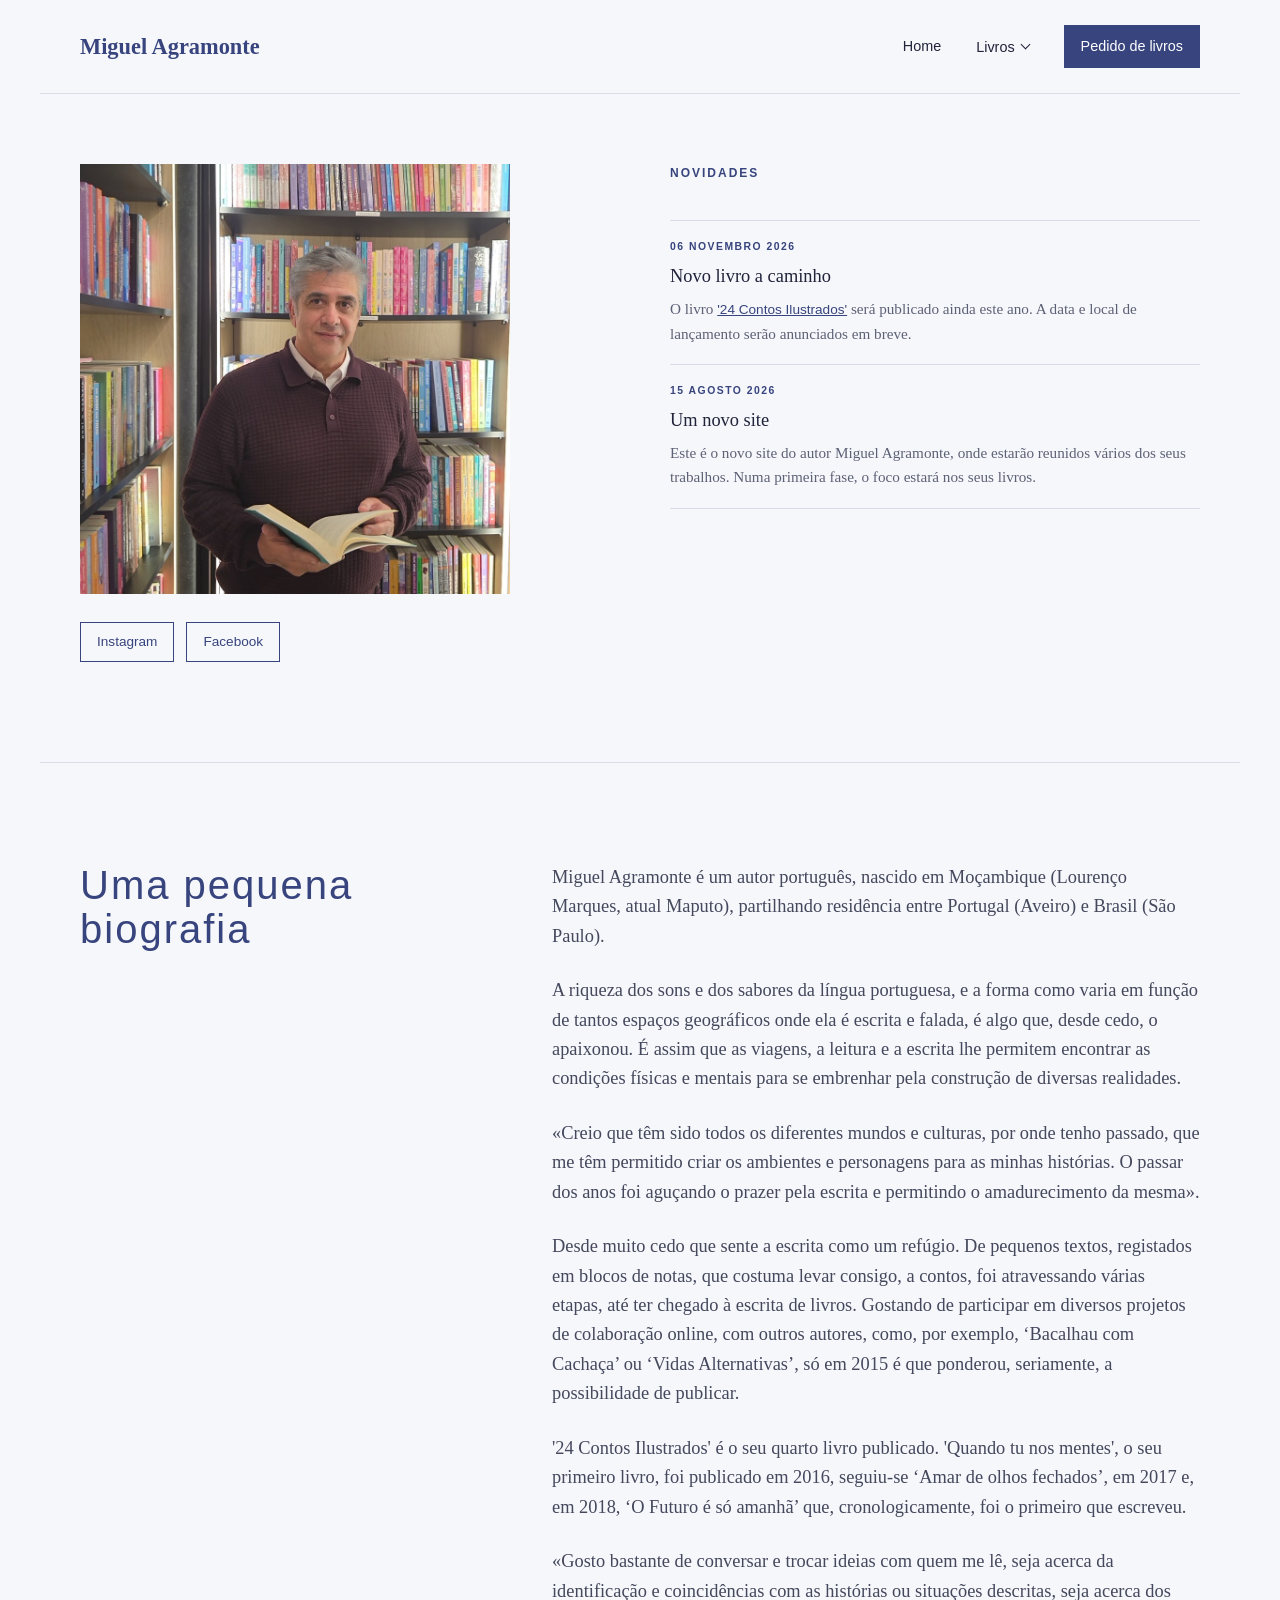
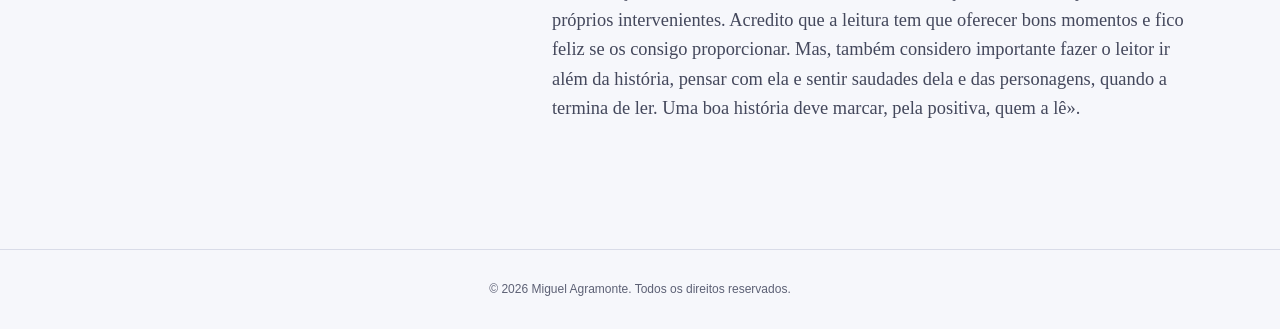
<file: index.html>
<!DOCTYPE html>
<html lang="pt">
<head>
    <meta charset="UTF-8">
    <meta name="viewport" content="width=device-width, initial-scale=1.0">
    <title>Miguel Agramonte</title>
    <link rel="icon" href="favicon.ico" sizes="any">
    <link rel="icon" type="image/png" sizes="32x32" href="favicon-32.png">
    <link rel="icon" type="image/png" sizes="192x192" href="icon-192.png">
    <link rel="icon" type="image/png" sizes="512x512" href="icon-512.png">
    <link rel="apple-touch-icon" href="apple-touch-icon.png">
    <link rel="stylesheet" href="index.css"/>
</head>
<body>
    <main>
        
<header>
    <nav class="navbar">

        <!-- SITE NAME / LOGO -->
        <a href="index.html" class="logo">
            Miguel Agramonte
        </a>

        <!-- NAVIGATION -->
        <div class="nav-links">

            <a href="index.html">Home</a>

            <!-- LIVROS -->
            <div class="dropdown">
                <button class="dropbtn">
                    Livros
                    <span class="arrow"></span>
                </button>

                <div class="dropdown-content">
                    <a href="livros/L6.html">24 Contos Ilustrados</a>
                    <a href="livros/L1.html">O Futuro é só amanhã</a>
                    <a href="livros/L3.html">Amar de olhos fechados</a>
                    <a href="livros/L2.html">Quando tu nos mentes</a>
                </div>
            </div>

            <a
                class="nav-button"
                href="https://docs.google.com/forms/d/e/1FAIpQLSeWrSxw5Jlbz3RDyVHKzpuIV5-ohg6-ROIF05MjNIzb69IAGA/viewform"
                target="_blank"
                rel="noopener noreferrer"
            >Pedido de livros</a>

        </div>

    </nav>
</header>
        <!-- INTRODUCTION + NEWS -->
        <div class="home-top">
            <h1 class="visually-hidden">Miguel Agramonte</h1>
            <div class="home-columns">
                <section class="hero">
                    <div class="hero-image">
                        <img src="images/homepage.png" alt="Fotografia de Miguel Agramonte">
                    </div>
                    <div class="social-links">
                        <a href="https://www.instagram.com/migagramonte" target="_blank" rel="noopener noreferrer"> Instagram </a>
                        <a href="https://www.facebook.com/miguelagramonteoficial" target="_blank" rel="noopener noreferrer"> Facebook </a>
                    </div>
                </section>
                <section class="updates-section">
                    <div class="section-title">
                        <p class="subtitle">NOVIDADES</p>
                    </div>
                    <div class="updates-container">
                        <article class="update">
                            <time datetime="2026-11-06"> 06 NOVEMBRO 2026 </time>
                            <h3>Novo livro a caminho</h3> <p> O livro <a href='livros/L6.html' style="text-decoration: underline;">'24 Contos Ilustrados'</a> será publicado ainda este ano. A data e local de lançamento serão anunciados em breve.</p>
                        </article>
                        <article class="update">
                            <time datetime="2026-08-15"> 15 AGOSTO 2026 </time>
                            <h3>Um novo site</h3> <p> Este é o novo site do autor Miguel Agramonte, onde estarão reunidos vários dos seus trabalhos. Numa primeira fase, o foco estará nos seus  livros.</p>
                        </article>
                    </div>
                </section>
            </div>
        </div>
        <!-- BIO -->
        <section class="bio-section">
            <div class="subtitle">
                <h2>Uma pequena biografia</h2>
            </div>
            <div class="bio-text">
                <p>Miguel Agramonte é um autor português, nascido em Moçambique (Lourenço Marques, atual Maputo), partilhando residência entre Portugal (Aveiro) e Brasil (São Paulo). </p>
                <p> A riqueza dos sons e dos sabores da língua portuguesa, e a forma como varia em função de tantos espaços geográficos onde ela é escrita e falada, é algo que, desde cedo, o apaixonou. É assim que as viagens, a leitura e a escrita lhe permitem encontrar as condições físicas e mentais para se embrenhar pela construção de diversas realidades. </p>
                <p> «Creio que têm sido todos os diferentes mundos e culturas, por onde tenho passado, que me têm permitido criar os ambientes e personagens para as minhas histórias. O passar dos anos foi aguçando o prazer pela escrita e permitindo o amadurecimento da mesma». </p>
                <p> Desde muito cedo que sente a escrita como um refúgio. De pequenos textos, registados em blocos de notas, que costuma levar consigo, a contos, foi atravessando várias etapas, até ter chegado à escrita de livros. Gostando de participar em diversos projetos de colaboração online, com outros autores, como, por exemplo, ‘Bacalhau com Cachaça’ ou ‘Vidas Alternativas’, só em 2015 é que ponderou, seriamente, a possibilidade de publicar.  </p>
                <p> '24 Contos Ilustrados' é o seu quarto livro publicado. 'Quando tu nos mentes', o seu primeiro livro, foi publicado em 2016, seguiu-se ‘Amar de olhos fechados’, em 2017 e, em 2018, ‘O Futuro é só amanhã’ que, cronologicamente, foi o primeiro que escreveu.</p>
                <p> «Gosto bastante de conversar e trocar ideias com quem me lê, seja acerca da identificação e coincidências com as histórias ou situações descritas, seja acerca dos próprios intervenientes. Acredito que a leitura tem que oferecer bons momentos e fico feliz se os consigo proporcionar. Mas, também considero importante fazer o leitor ir além da história, pensar com ela e sentir saudades dela e das personagens, quando a termina de ler. Uma boa história deve marcar, pela positiva, quem a lê».</p>

            </div>
        </section>
        </main>
        <!-- FOOTER -->
         <footer> <p> © 2026 Miguel Agramonte. Todos os direitos reservados. </p> </footer>
</body>
</html>
</file>
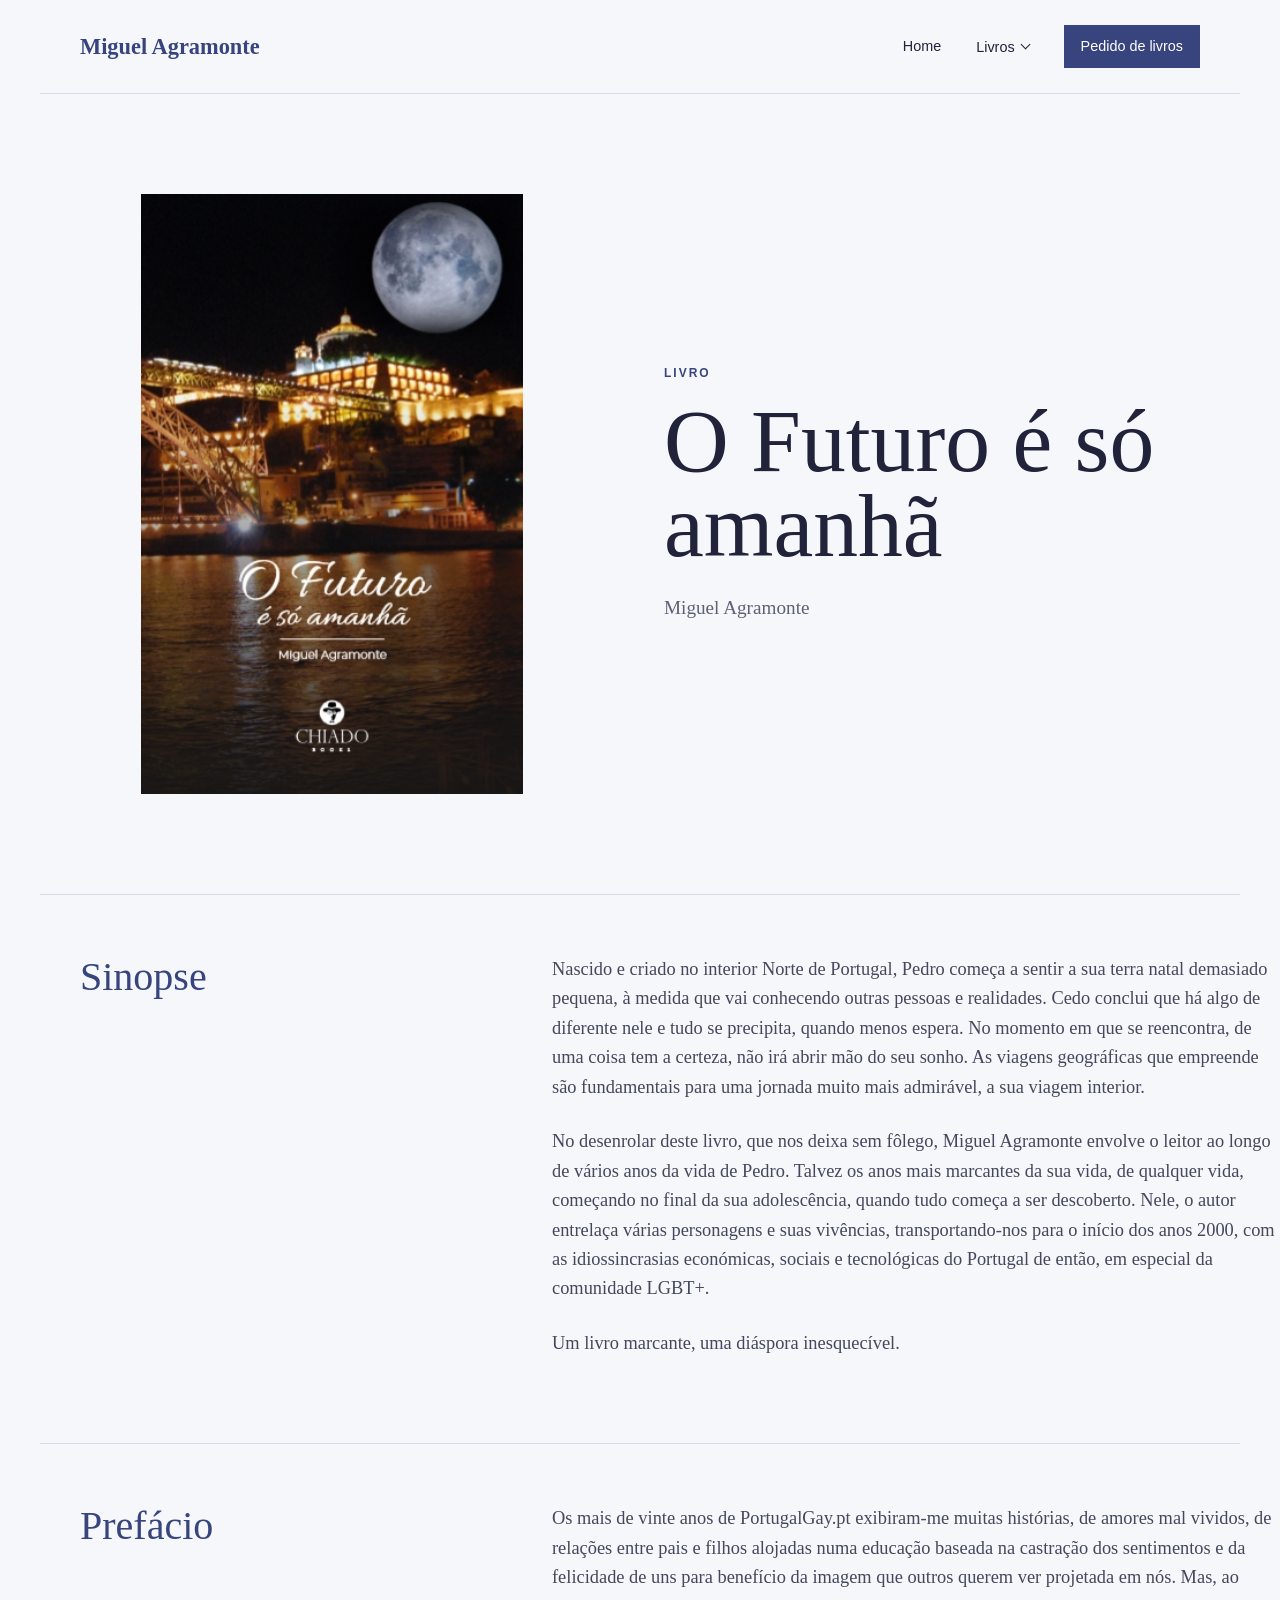
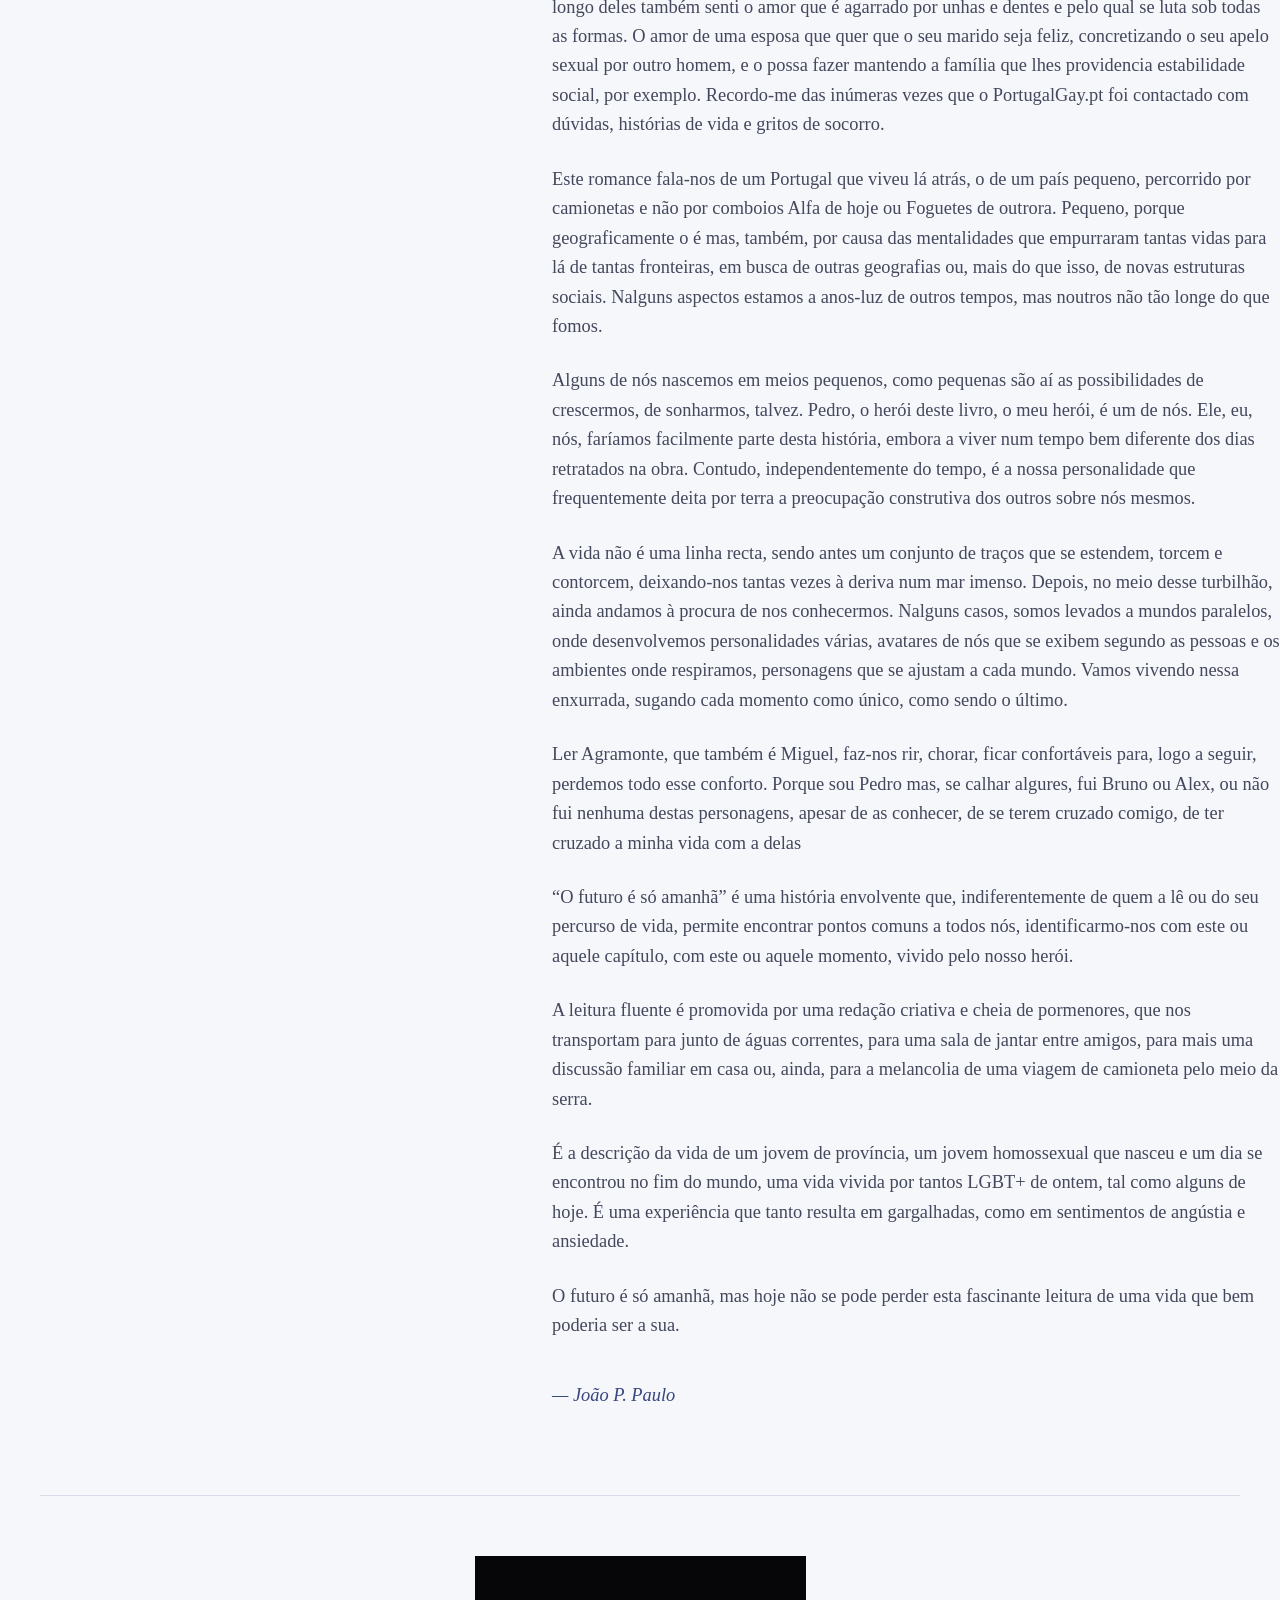
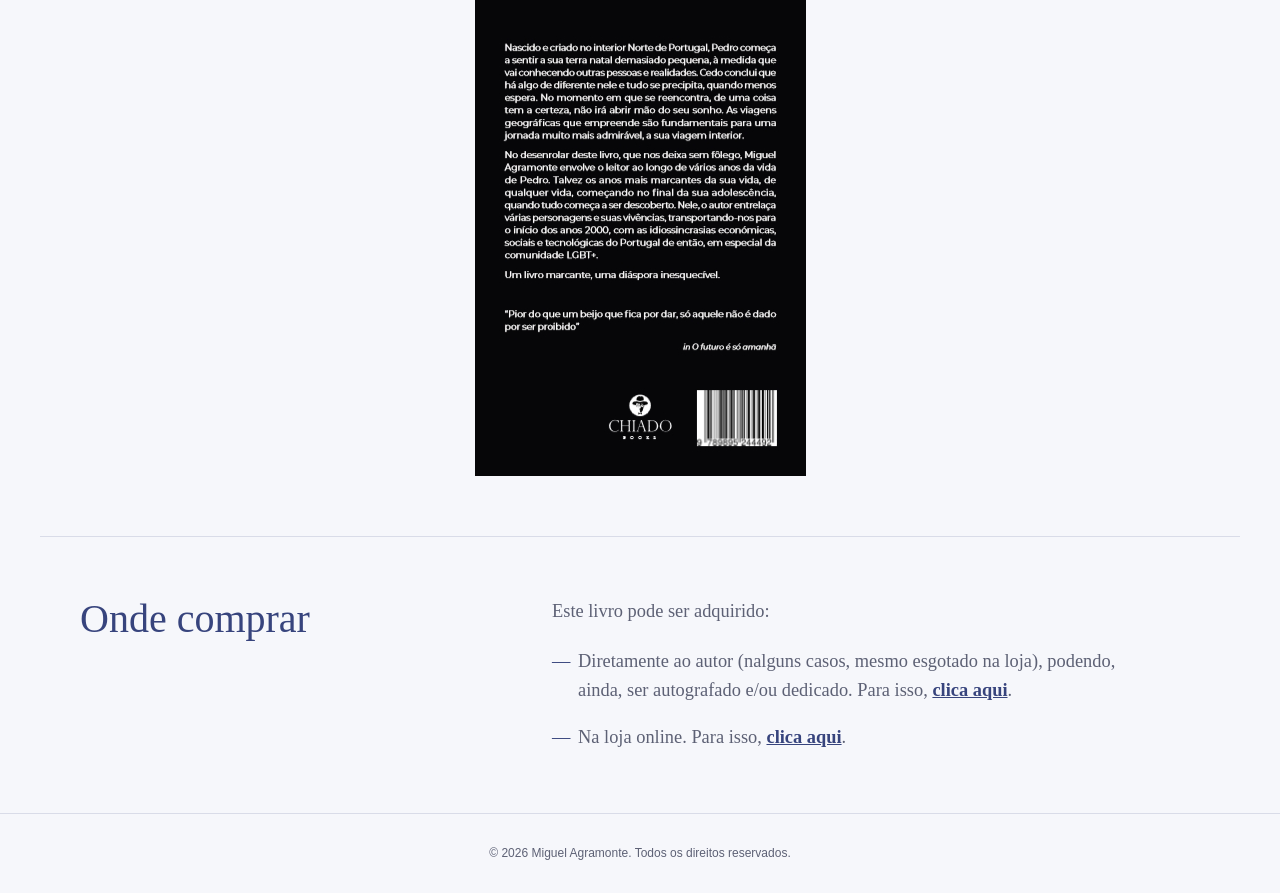
<file: livros/L1.html>
<!DOCTYPE html>
<html lang="pt">
<head>
    <meta charset="UTF-8">
    <meta name="viewport" content="width=device-width, initial-scale=1.0">
    <title>O Futuro é só amanhã | Miguel Agramonte</title>
    <link rel="icon" href="../favicon.ico" sizes="any">
    <link rel="icon" type="image/png" sizes="32x32" href="../favicon-32.png">
    <link rel="icon" type="image/png" sizes="192x192" href="../icon-192.png">
    <link rel="icon" type="image/png" sizes="512x512" href="../icon-512.png">
    <link rel="apple-touch-icon" href="../apple-touch-icon.png">
    <link rel="stylesheet" href="../index.css">
</head>
<body>
    <main>
        <!-- ========================================
             NAVBAR
        ========================================= -->
        <header>
            <nav class="navbar">
                <a href="../index.html" class="logo">
                    Miguel Agramonte
                </a>
                <div class="nav-links">
                    <a href="../index.html">
                        Home
                    </a>
                    <!-- LIVROS -->
                    <div class="dropdown">
                        <button class="dropbtn">
                            Livros
                            <span class="arrow"></span>
                        </button>
                        <div class="dropdown-content">
                            <a href="L6.html">24 Contos Ilustrados</a>
                            <a href="L1.html">O Futuro é só amanhã</a>
                            <a href="L3.html">Amar de olhos fechados</a>
                            <a href="L2.html">Quando tu nos mentes</a>
                        </div>
                    </div>
                    <a
                        class="nav-button"
                        href="https://docs.google.com/forms/d/e/1FAIpQLSeWrSxw5Jlbz3RDyVHKzpuIV5-ohg6-ROIF05MjNIzb69IAGA/viewform"
                        target="_blank"
                        rel="noopener noreferrer"
                    >Pedido de livros</a>
                </div>
            </nav>
        </header>
        <!-- ========================================
             BOOK HEADER
        ========================================= -->
        <section class="book-header">
            <div class="book-cover">
                <img
                    src="../images/MAG_Web_Img231_01.png"
                    alt="Capa do livro O Futuro é só amanhã"
                >
            </div>
            <div class="book-introduction">
                <p class="subtitle">
                    LIVRO
                </p>
                <h1>
                    O Futuro é só amanhã
                </h1>
                <p class="book-author">
                    Miguel Agramonte
                </p>
            </div>
        </section>
        <!-- ========================================
             SYNOPSIS
        ========================================= -->
        <section class="book-section">
            <div class="section-title">
                <h2>
                    Sinopse
                </h2>
            </div>
            <div class="book-text">
                <p>
                   Nascido e criado no interior Norte de Portugal, Pedro começa a sentir a sua terra natal demasiado pequena, à medida que vai conhecendo outras pessoas e realidades. Cedo conclui que há algo de diferente nele e tudo se precipita, quando menos espera. No momento em que se reencontra, de uma coisa tem a certeza, não irá abrir mão do seu sonho. As viagens geográficas que empreende são fundamentais para uma jornada muito mais admirável, a sua viagem interior.                </p>
                <p>
                    No desenrolar deste livro, que nos deixa sem fôlego, Miguel Agramonte envolve o leitor ao longo de vários anos da vida de Pedro. Talvez os anos mais marcantes da sua vida, de qualquer vida, começando no final da sua adolescência, quando tudo começa a ser descoberto. Nele, o autor entrelaça várias personagens e suas vivências, transportando-nos para o início dos anos 2000, com as idiossincrasias económicas, sociais e tecnológicas do Portugal de então, em especial da comunidade LGBT+.                </p>    
                <p>
                    Um livro marcante, uma diáspora inesquecível.
                </p>
            </div>
        </section>
        <!-- ========================================
             PREFACE
        ========================================= -->
        <section class="book-section">
            <div class="section-title">
                <h2>
                    Prefácio
                </h2>
            </div>
            <div class="book-text">
                <p>
                    
Os mais de vinte anos de PortugalGay.pt exibiram-me muitas histórias, de amores mal vividos, de relações entre pais e filhos alojadas numa educação baseada na castração dos sentimentos e da felicidade de uns para benefício da imagem que outros querem ver projetada em nós. Mas, ao longo deles também senti o amor que é agarrado por unhas e dentes e pelo qual se luta sob todas as formas. O amor de uma esposa que quer que o seu marido seja feliz, concretizando o seu apelo sexual por outro homem, e o possa fazer mantendo a família que lhes providencia estabilidade social, por exemplo. Recordo-me das inúmeras vezes que o PortugalGay.pt foi contactado com dúvidas, histórias de vida e gritos de socorro.
                </p>
                <p>
Este romance fala-nos de um Portugal que viveu lá atrás, o de um país pequeno, percorrido por camionetas e não por comboios Alfa de hoje ou Foguetes de outrora. Pequeno, porque geograficamente o é mas, também, por causa das mentalidades que empurraram tantas vidas para lá de tantas fronteiras, em busca de outras geografias ou, mais do que isso, de novas estruturas sociais. Nalguns aspectos estamos a anos-luz de outros tempos, mas noutros não tão longe do que fomos.                </p>
                <p>
Alguns de nós nascemos em meios pequenos, como pequenas são aí as possibilidades de crescermos, de sonharmos, talvez. Pedro, o herói deste livro, o meu herói, é um de nós. Ele, eu, nós, faríamos facilmente parte desta história, embora a viver num tempo bem diferente dos dias retratados na obra. Contudo, independentemente do tempo, é a nossa personalidade que frequentemente deita por terra a preocupação construtiva dos outros sobre nós mesmos.                </p>
                <p>
A vida não é uma linha recta, sendo antes um conjunto de traços que se estendem, torcem e contorcem, deixando-nos tantas vezes à deriva num mar imenso. Depois, no meio desse turbilhão, ainda andamos à procura de nos conhecermos. Nalguns casos, somos levados a mundos paralelos, onde desenvolvemos personalidades várias, avatares de nós que se exibem segundo as pessoas e os ambientes onde respiramos, personagens que se ajustam a cada mundo. Vamos vivendo nessa enxurrada, sugando cada momento como único, como sendo o último.                </p>
                <p>
Ler Agramonte, que também é Miguel, faz-nos rir, chorar, ficar confortáveis para, logo a seguir, perdemos todo esse conforto. Porque sou Pedro mas, se calhar algures, fui Bruno ou Alex, ou não fui nenhuma destas personagens, apesar de as conhecer, de se terem cruzado comigo, de ter cruzado a minha vida com a delas                </p>
                <p>
“O futuro é só amanhã” é uma história envolvente que, indiferentemente de quem a lê ou do seu percurso de vida, permite encontrar pontos comuns a todos nós, identificarmo-nos com este ou aquele capítulo, com este ou aquele momento, vivido pelo nosso herói.
                </p>
                <p>
A leitura fluente é promovida por uma redação criativa e cheia de pormenores, que nos transportam para junto de águas correntes, para uma sala de jantar entre amigos, para mais uma discussão familiar em casa ou, ainda, para a melancolia de uma viagem de camioneta pelo meio da serra.
                </p>
                <p>
É a descrição da vida de um jovem de província, um jovem homossexual que nasceu e um dia se encontrou no fim do mundo, uma vida vivida por tantos LGBT+ de ontem, tal como alguns de hoje. É uma experiência que tanto resulta em gargalhadas, como em sentimentos de angústia e ansiedade.
                </p>
                <p>
O futuro é só amanhã, mas hoje não se pode perder esta fascinante leitura de uma vida que bem poderia ser a sua.
                </p>
                <p class="preface-author">
                    — João P. Paulo
                </p>
            </div>
        </section>
         <!-- ========================================
            BACK COVER
        ========================================= -->
        <section class="back-cover-section">
            <div class="back-cover-image">
                <img
                    src="../images/MAG_Web_Img233_01.png"
                    alt="Contracapa do livro O Futuro é só amanhã"
                >
            </div>
        </section>
         <!-- ========================================
             EXTERNAL SHOP
        ========================================= -->
        <section class="book-buy-section">
            <div class="section-title">
                <h2>
                    Onde comprar
                </h2>
            </div>
            <div class="book-buy-content">
                <p class="buy-lead">Este livro pode ser adquirido:</p>
                <ul class="buy-options">
                    <li>
                        Diretamente ao autor (nalguns casos, mesmo esgotado na loja), podendo, ainda, ser autografado e/ou dedicado. Para isso, <a href="https://docs.google.com/forms/d/e/1FAIpQLSeWrSxw5Jlbz3RDyVHKzpuIV5-ohg6-ROIF05MjNIzb69IAGA/viewform" class="inline-link" target="_blank" rel="noopener noreferrer">clica aqui</a>.
                    </li>
                    <li>
                        Na loja online. Para isso, <a href="https://www.atlanticbookshop.pt/viagens-na-ficcao/o-futuro-e-so-amanha" class="inline-link" target="_blank" rel="noopener noreferrer">clica aqui</a>.
                    </li>
                </ul>
            </div>
        </section>
    </main>
    <!-- ========================================
         FOOTER
    ========================================= -->
    <footer>
        <p>
            © 2026 Miguel Agramonte.
            Todos os direitos reservados.
        </p>
    </footer>
</body>
</html>
</file>
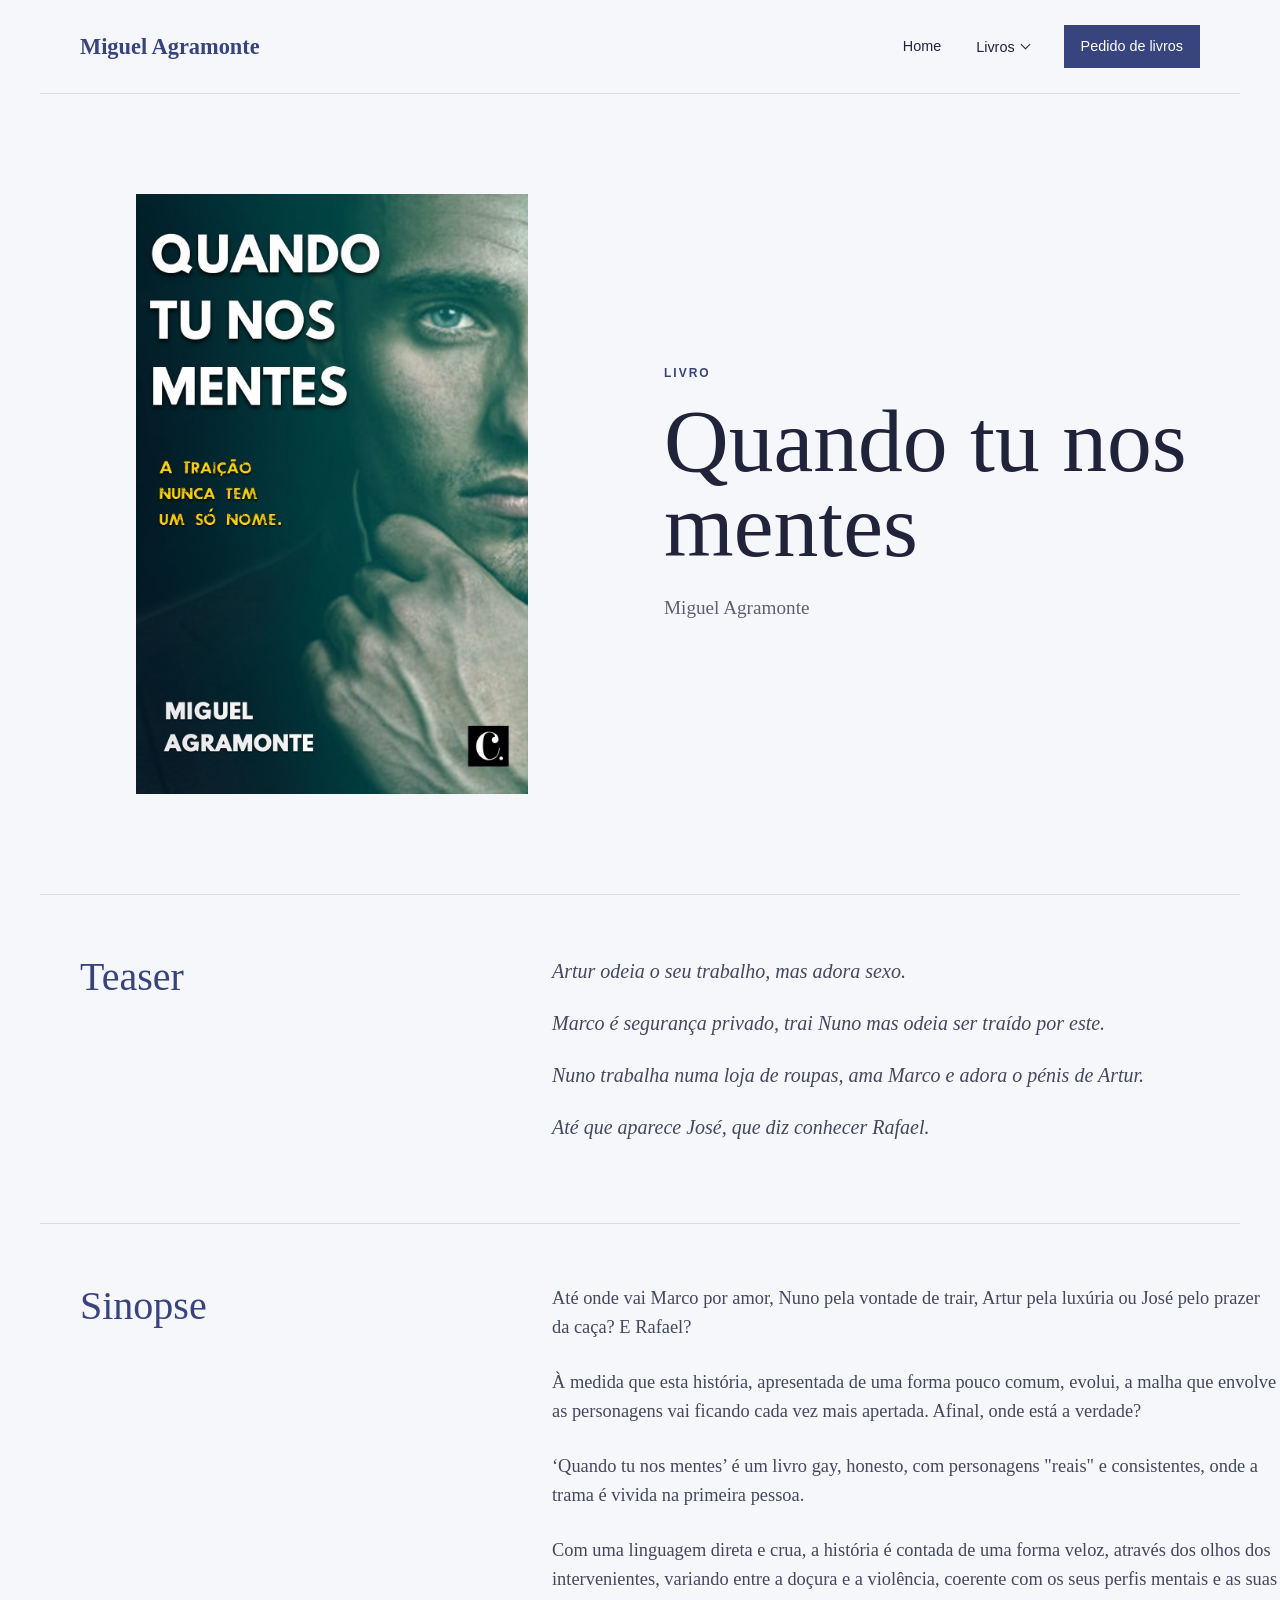
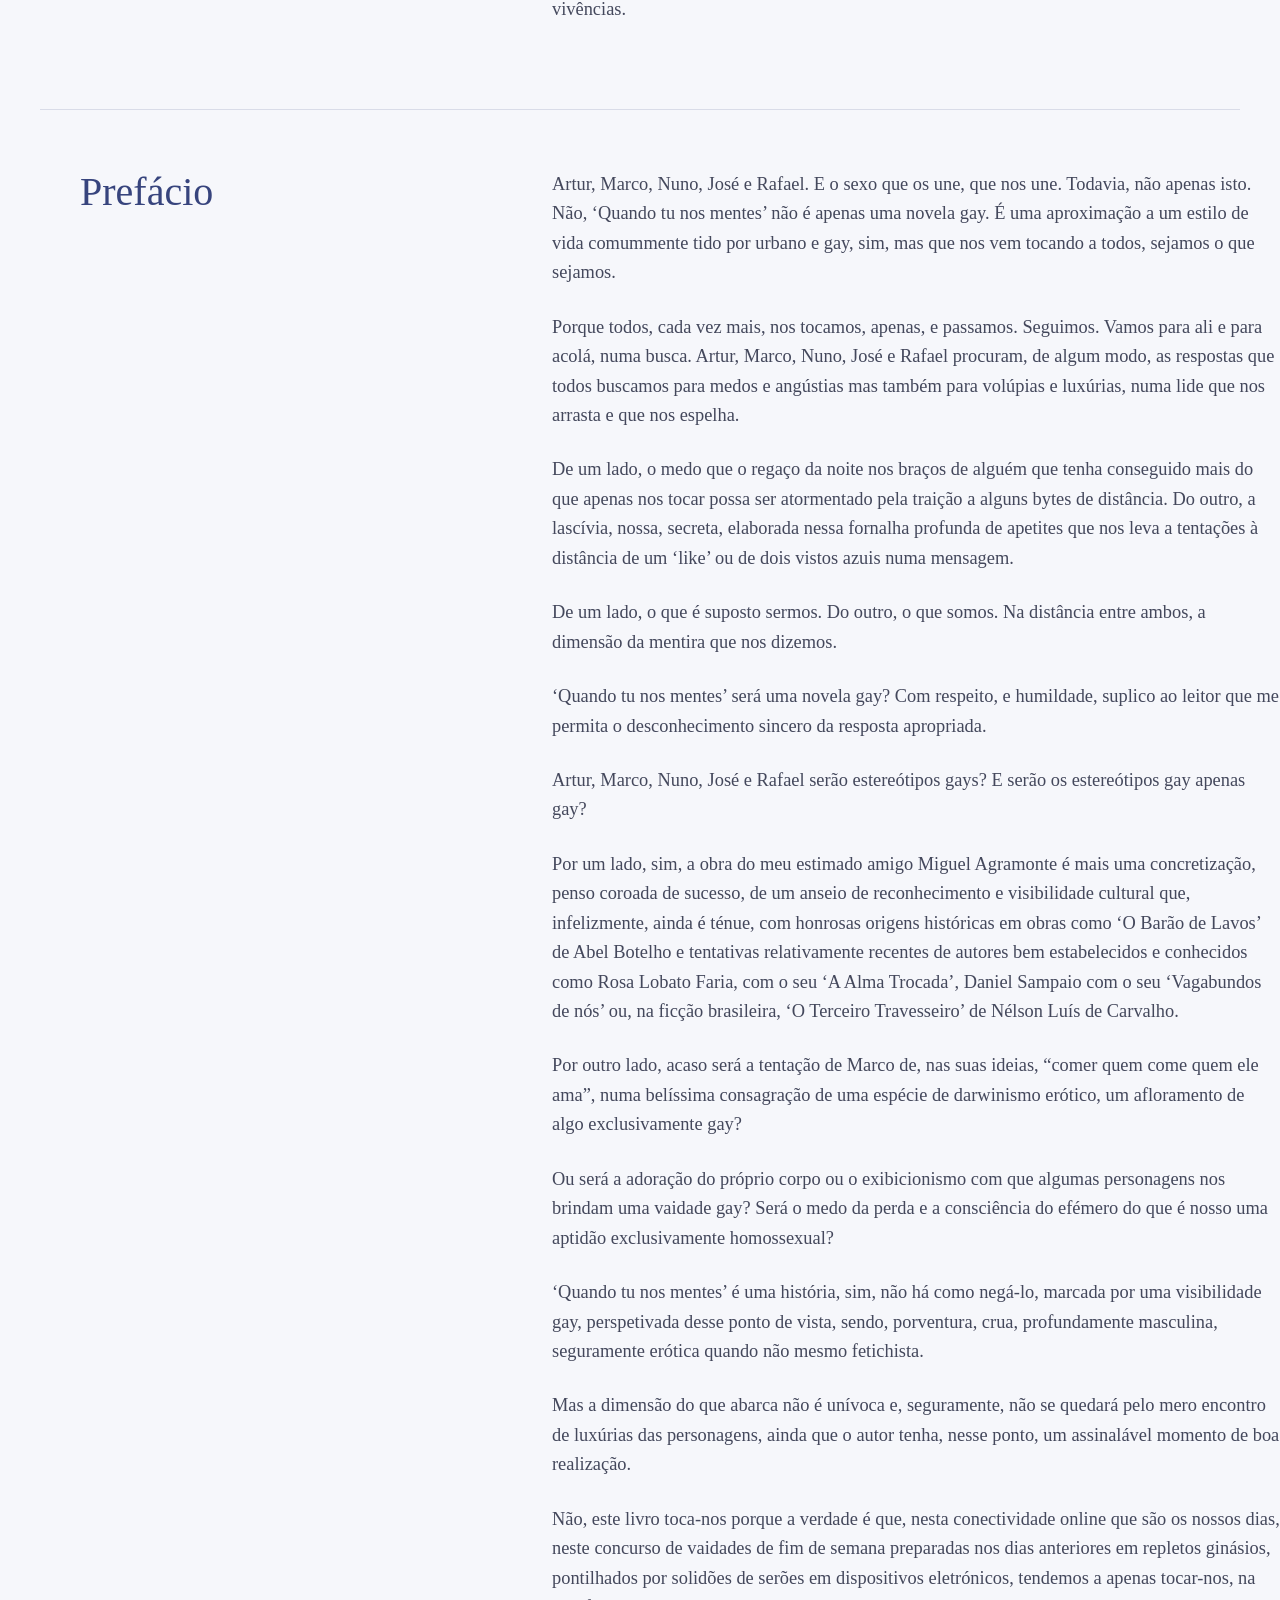
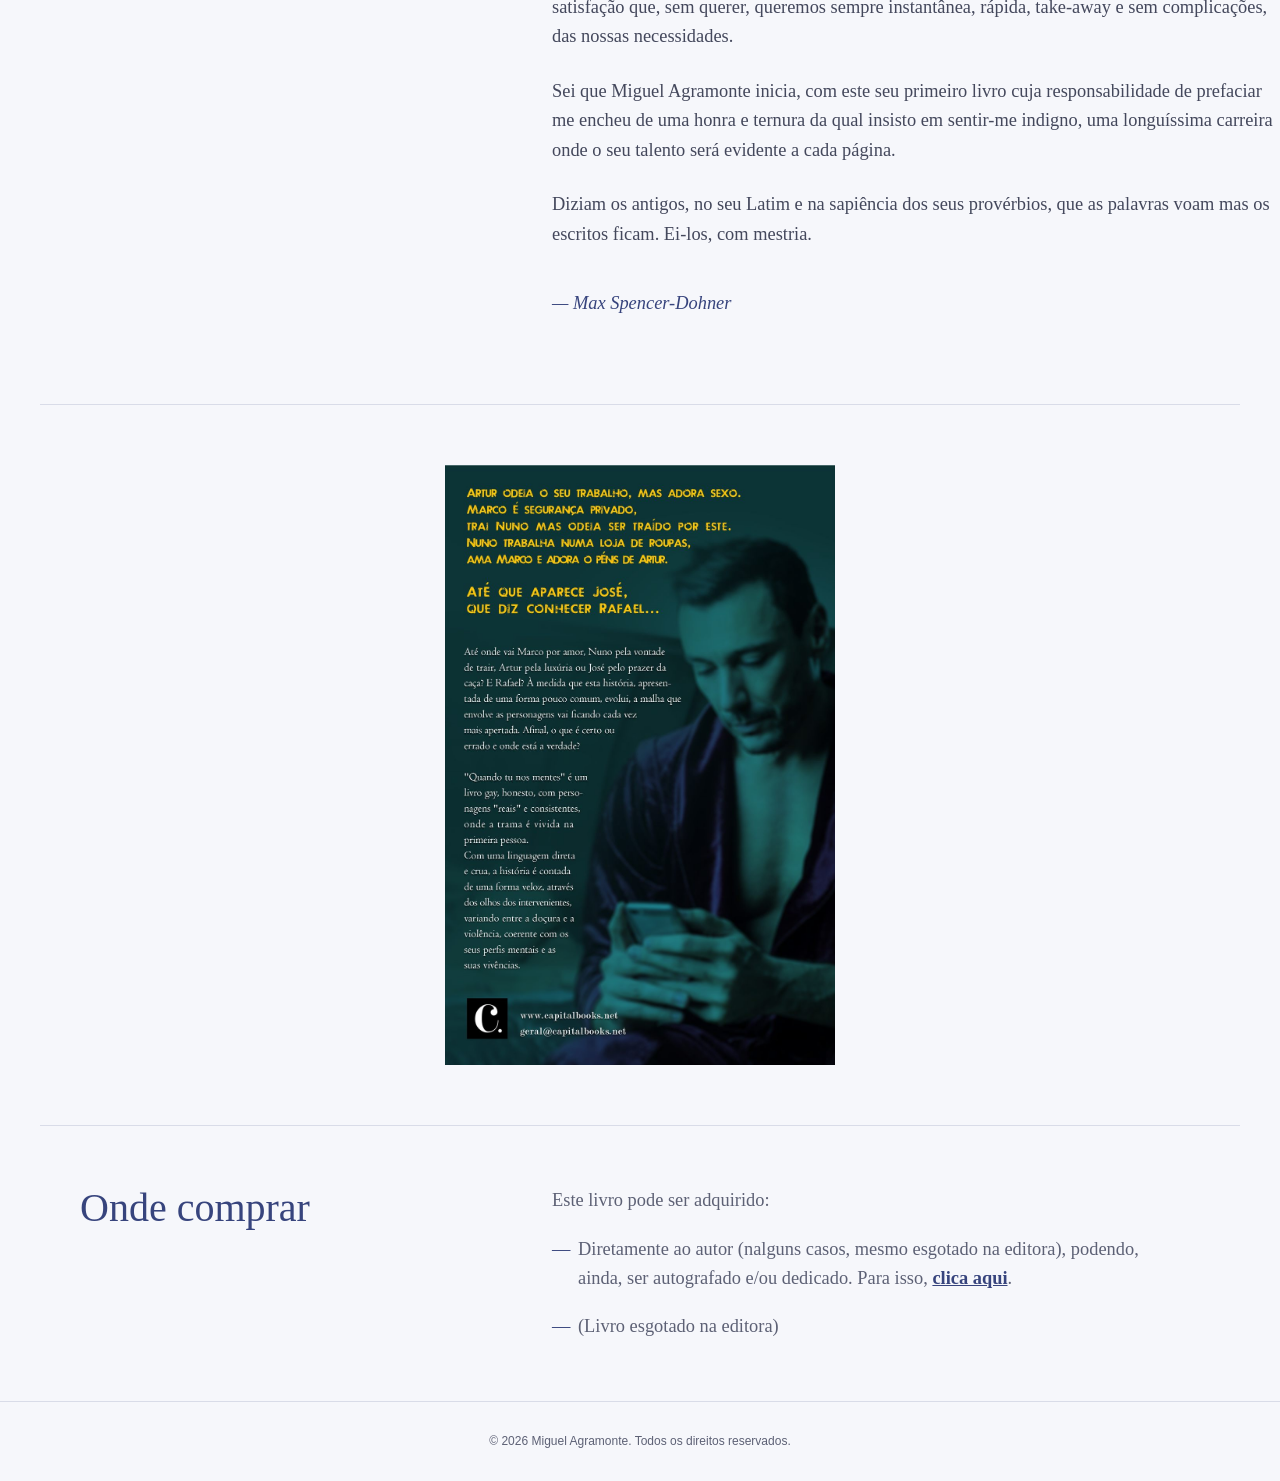
<file: livros/L2.html>
<!DOCTYPE html>
<html lang="pt">
<head>
    <meta charset="UTF-8">
    <meta name="viewport" content="width=device-width, initial-scale=1.0">
    <title>Quando tu nos mentes | Miguel Agramonte</title>
    <link rel="icon" href="../favicon.ico" sizes="any">
    <link rel="icon" type="image/png" sizes="32x32" href="../favicon-32.png">
    <link rel="icon" type="image/png" sizes="192x192" href="../icon-192.png">
    <link rel="icon" type="image/png" sizes="512x512" href="../icon-512.png">
    <link rel="apple-touch-icon" href="../apple-touch-icon.png">
    <link rel="stylesheet" href="../index.css">
</head>
<body>
    <main>
        <!-- ========================================
             NAVBAR
        ========================================= -->
        <header>
            <nav class="navbar">
                <a href="../index.html" class="logo">
                    Miguel Agramonte
                </a>
                <div class="nav-links">
                    <a href="../index.html">
                        Home
                    </a>
                    <!-- LIVROS -->
                    <div class="dropdown">
                        <button class="dropbtn">
                            Livros
                            <span class="arrow"></span>
                        </button>
                        <div class="dropdown-content">
                            <a href="L6.html">24 Contos Ilustrados</a>
                            <a href="L1.html">O Futuro é só amanhã</a>
                            <a href="L3.html">Amar de olhos fechados</a>
                            <a href="L2.html">Quando tu nos mentes</a>
                        </div>
                    </div>
                    <a
                        class="nav-button"
                        href="https://docs.google.com/forms/d/e/1FAIpQLSeWrSxw5Jlbz3RDyVHKzpuIV5-ohg6-ROIF05MjNIzb69IAGA/viewform"
                        target="_blank"
                        rel="noopener noreferrer"
                    >Pedido de livros</a>
                </div>
            </nav>
        </header>
        <!-- ========================================
             BOOK HEADER
        ========================================= -->
        <section class="book-header">
            <div class="book-cover">
                <img
                    src="../images/MAG_Web_Img211_01.jpg"
                    alt="Capa do livro Quando tu nos mentes"
                >
            </div>
            <div class="book-introduction">
                <p class="subtitle">
                    LIVRO
                </p>
                <h1>
                    Quando tu nos mentes
                </h1>
                <p class="book-author">
                    Miguel Agramonte
                </p>
            </div>
        </section>
        <!-- ========================================
             TEASER
        ========================================= -->
        <section class="book-teaser">
            <div class="section-title">
                <h2>
                    Teaser
                </h2>
            </div>
            <div class="teaser-text">
                <p>
                    Artur odeia o seu trabalho, mas adora sexo.
                </p>
                <p>
                    Marco é segurança privado, trai Nuno mas odeia
                    ser traído por este.
                </p>
                <p>
                    Nuno trabalha numa loja de roupas, ama Marco e
                    adora o pénis de Artur.
                </p>
                <p>
                    Até que aparece José, que diz conhecer Rafael.
                </p>
            </div>
        </section>
        <!-- ========================================
             SYNOPSIS
        ========================================= -->
        <section class="book-section">
            <div class="section-title">
                <h2>
                    Sinopse
                </h2>
            </div>
            <div class="book-text">
                <p>
                    Até onde vai Marco por amor, Nuno pela vontade de
                    trair, Artur pela luxúria ou José pelo prazer da
                    caça? E Rafael?
                </p>
                <p>
                    À medida que esta história, apresentada de uma
                    forma pouco comum, evolui, a malha que envolve
                    as personagens vai ficando cada vez mais apertada.
                    Afinal, onde está a verdade?
                </p>
                <p>
                    ‘Quando tu nos mentes’ é um livro gay, honesto,
                    com personagens "reais" e consistentes, onde a
                    trama é vivida na primeira pessoa.
                </p>
                <p>
                    Com uma linguagem direta e crua, a história é
                    contada de uma forma veloz, através dos olhos
                    dos intervenientes, variando entre a doçura e a
                    violência, coerente com os seus perfis mentais e
                    as suas vivências.
                </p>
            </div>
        </section>
        <!-- ========================================
             PREFACE
        ========================================= -->
        <section class="book-section">
            <div class="section-title">
                <h2>
                    Prefácio
                </h2>
            </div>
            <div class="book-text">
                <p>
                    Artur, Marco, Nuno, José e Rafael. E o sexo que os
                    une, que nos une. Todavia, não apenas isto. Não,
                    ‘Quando tu nos mentes’ não é apenas uma novela gay.
                    É uma aproximação a um estilo de vida comummente
                    tido por urbano e gay, sim, mas que nos vem tocando
                    a todos, sejamos o que sejamos.
                </p>
                <p>
                    Porque todos, cada vez mais, nos tocamos, apenas,
                    e passamos. Seguimos. Vamos para ali e para acolá,
                    numa busca. Artur, Marco, Nuno, José e Rafael
                    procuram, de algum modo, as respostas que todos
                    buscamos para medos e angústias mas também para
                    volúpias e luxúrias, numa lide que nos arrasta e
                    que nos espelha.
                </p>
                <p>
                    De um lado, o medo que o regaço da noite nos braços
                    de alguém que tenha conseguido mais do que apenas
                    nos tocar possa ser atormentado pela traição a
                    alguns bytes de distância. Do outro, a lascívia,
                    nossa, secreta, elaborada nessa fornalha profunda
                    de apetites que nos leva a tentações à distância
                    de um ‘like’ ou de dois vistos azuis numa mensagem.
                </p>
                <p>
                    De um lado, o que é suposto sermos. Do outro, o que
                    somos. Na distância entre ambos, a dimensão da
                    mentira que nos dizemos.
                </p>
                <p>
                    ‘Quando tu nos mentes’ será uma novela gay? Com
                    respeito, e humildade, suplico ao leitor que me
                    permita o desconhecimento sincero da resposta
                    apropriada.
                </p>
                <p>
                    Artur, Marco, Nuno, José e Rafael serão estereótipos
                    gays? E serão os estereótipos gay apenas gay?
                </p>
                <p>
                    Por um lado, sim, a obra do meu estimado amigo
                    Miguel Agramonte é mais uma concretização, penso
                    coroada de sucesso, de um anseio de reconhecimento
                    e visibilidade cultural que, infelizmente, ainda é
                    ténue, com honrosas origens históricas em obras como
                    ‘O Barão de Lavos’ de Abel Botelho e tentativas
                    relativamente recentes de autores bem estabelecidos
                    e conhecidos como Rosa Lobato Faria, com o seu
                    ‘A Alma Trocada’, Daniel Sampaio com o seu
                    ‘Vagabundos de nós’ ou, na ficção brasileira,
                    ‘O Terceiro Travesseiro’ de Nélson Luís de Carvalho.
                </p>
                <p>
                    Por outro lado, acaso será a tentação de Marco de,
                    nas suas ideias, “comer quem come quem ele ama”,
                    numa belíssima consagração de uma espécie de
                    darwinismo erótico, um afloramento de algo
                    exclusivamente gay?
                </p>
                <p>
                    Ou será a adoração do próprio corpo ou o exibicionismo
                    com que algumas personagens nos brindam uma vaidade
                    gay? Será o medo da perda e a consciência do efémero
                    do que é nosso uma aptidão exclusivamente homossexual?
                </p>
                <p>
                    ‘Quando tu nos mentes’ é uma história, sim, não há
                    como negá-lo, marcada por uma visibilidade gay,
                    perspetivada desse ponto de vista, sendo, porventura,
                    crua, profundamente masculina, seguramente erótica
                    quando não mesmo fetichista.
                </p>
                <p>
                    Mas a dimensão do que abarca não é unívoca e,
                    seguramente, não se quedará pelo mero encontro de
                    luxúrias das personagens, ainda que o autor tenha,
                    nesse ponto, um assinalável momento de boa realização.
                </p>
                <p>
                    Não, este livro toca-nos porque a verdade é que,
                    nesta conectividade online que são os nossos dias,
                    neste concurso de vaidades de fim de semana
                    preparadas nos dias anteriores em repletos ginásios,
                    pontilhados por solidões de serões em dispositivos
                    eletrónicos, tendemos a apenas tocar-nos, na
                    satisfação que, sem querer, queremos sempre
                    instantânea, rápida, take-away e sem complicações,
                    das nossas necessidades.
                </p>
                <p>
                    Sei que Miguel Agramonte inicia, com este seu
                    primeiro livro cuja responsabilidade de prefaciar
                    me encheu de uma honra e ternura da qual insisto
                    em sentir-me indigno, uma longuíssima carreira
                    onde o seu talento será evidente a cada página.
                </p>
                <p>
                    Diziam os antigos, no seu Latim e na sapiência dos
                    seus provérbios, que as palavras voam mas os escritos
                    ficam. Ei-los, com mestria.
                </p>
                <p class="preface-author">
                    — Max Spencer-Dohner
                </p>
            </div>
        </section>        
<!-- ========================================
     BACK COVER
========================================= -->
<section class="back-cover-section">
    <div class="back-cover-image">
        <img
            src="../images/MAG_Web_Img213_01.jpg"
            alt="Contracapa do livro Quando tu nos mentes"
        >
    </div>
</section>
        <!-- ========================================
             EXTERNAL SHOP
        ========================================= -->
        <section class="book-buy-section">
            <div class="section-title">
                <h2>
                    Onde comprar
                </h2>
            </div>
            <div class="book-buy-content">
                <p class="buy-lead">Este livro pode ser adquirido:</p>
                <ul class="buy-options">
                    <li>
                        Diretamente ao autor (nalguns casos, mesmo esgotado na editora), podendo, ainda, ser autografado e/ou dedicado. Para isso, <a href="https://docs.google.com/forms/d/e/1FAIpQLSeWrSxw5Jlbz3RDyVHKzpuIV5-ohg6-ROIF05MjNIzb69IAGA/viewform" class="inline-link" target="_blank" rel="noopener noreferrer">clica aqui</a>.
                    </li>
                    <li>
                        (Livro esgotado na editora)
                    </li>
                </ul>
            </div>
        </section>
    </main>
    <!-- ========================================
         FOOTER
    ========================================= -->
    <footer>
        <p>
            © 2026 Miguel Agramonte.
            Todos os direitos reservados.
        </p>
    </footer>
</body>
</html>
</file>
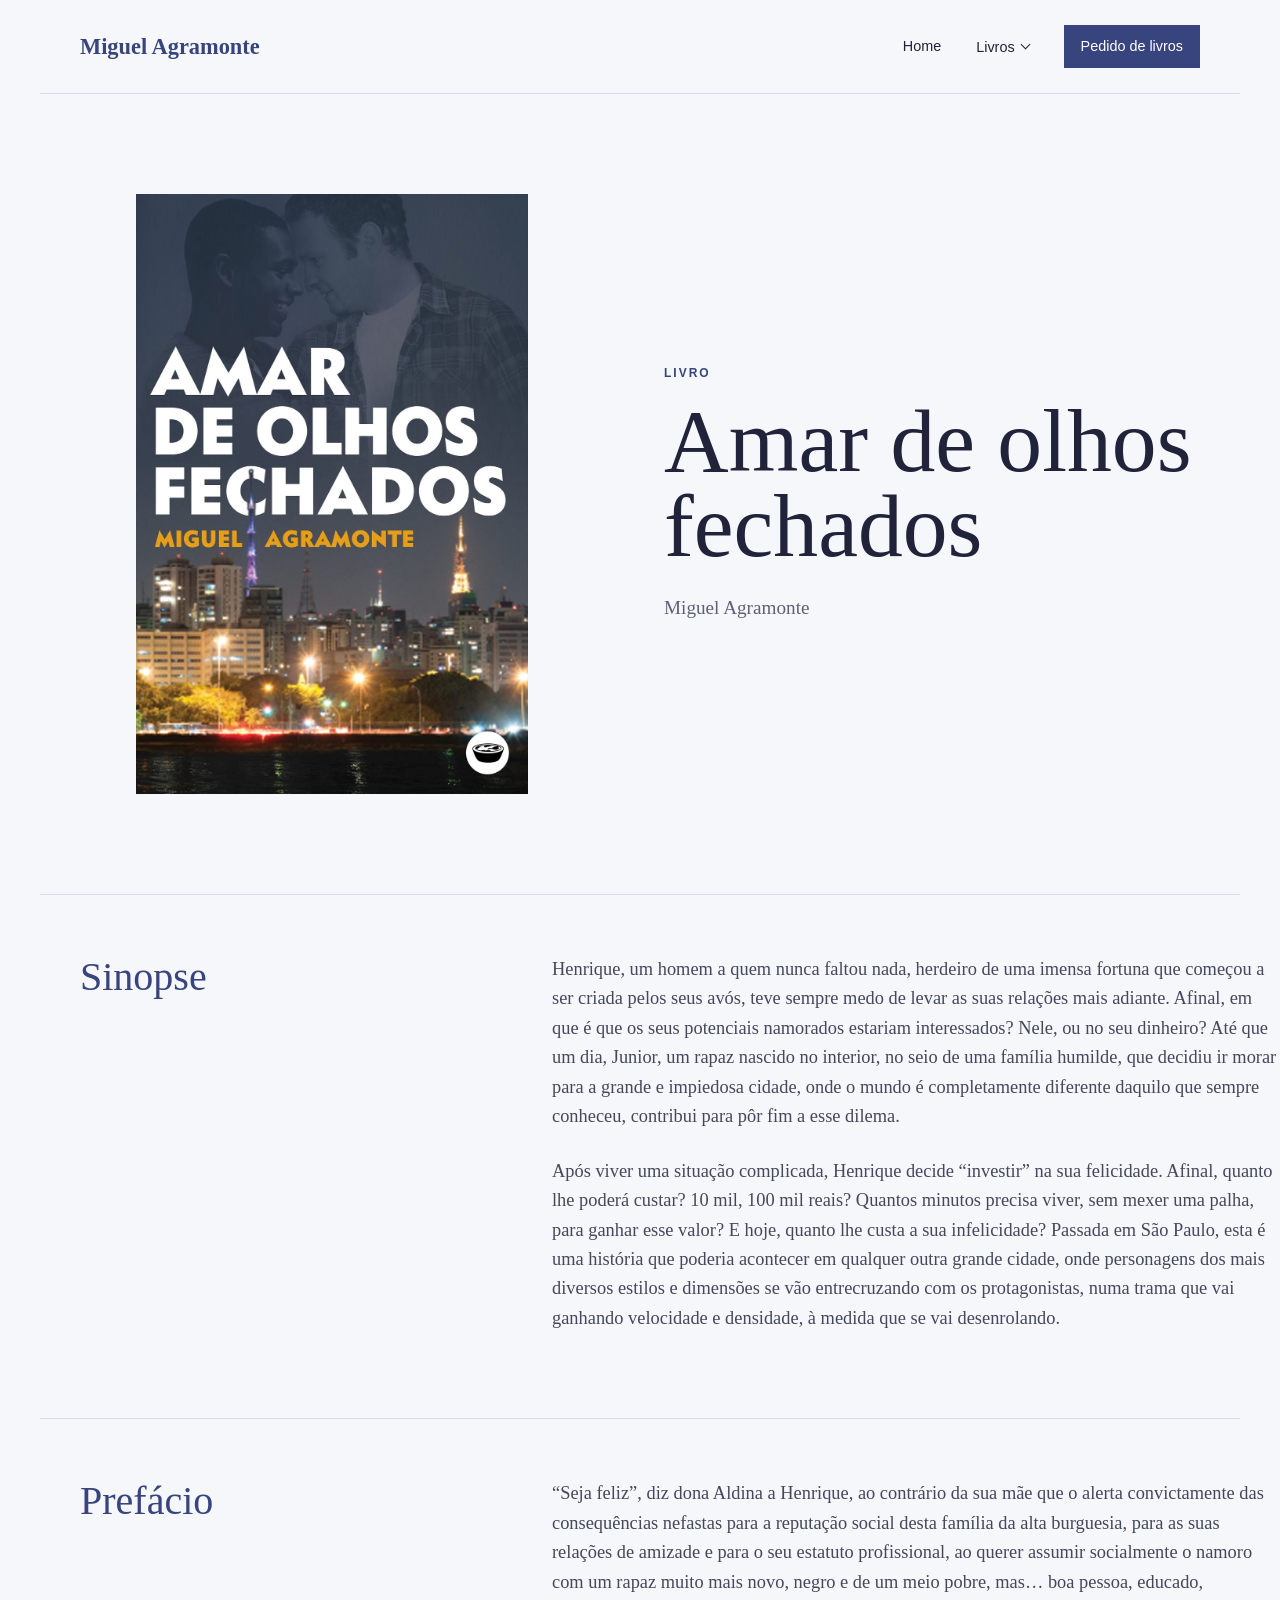
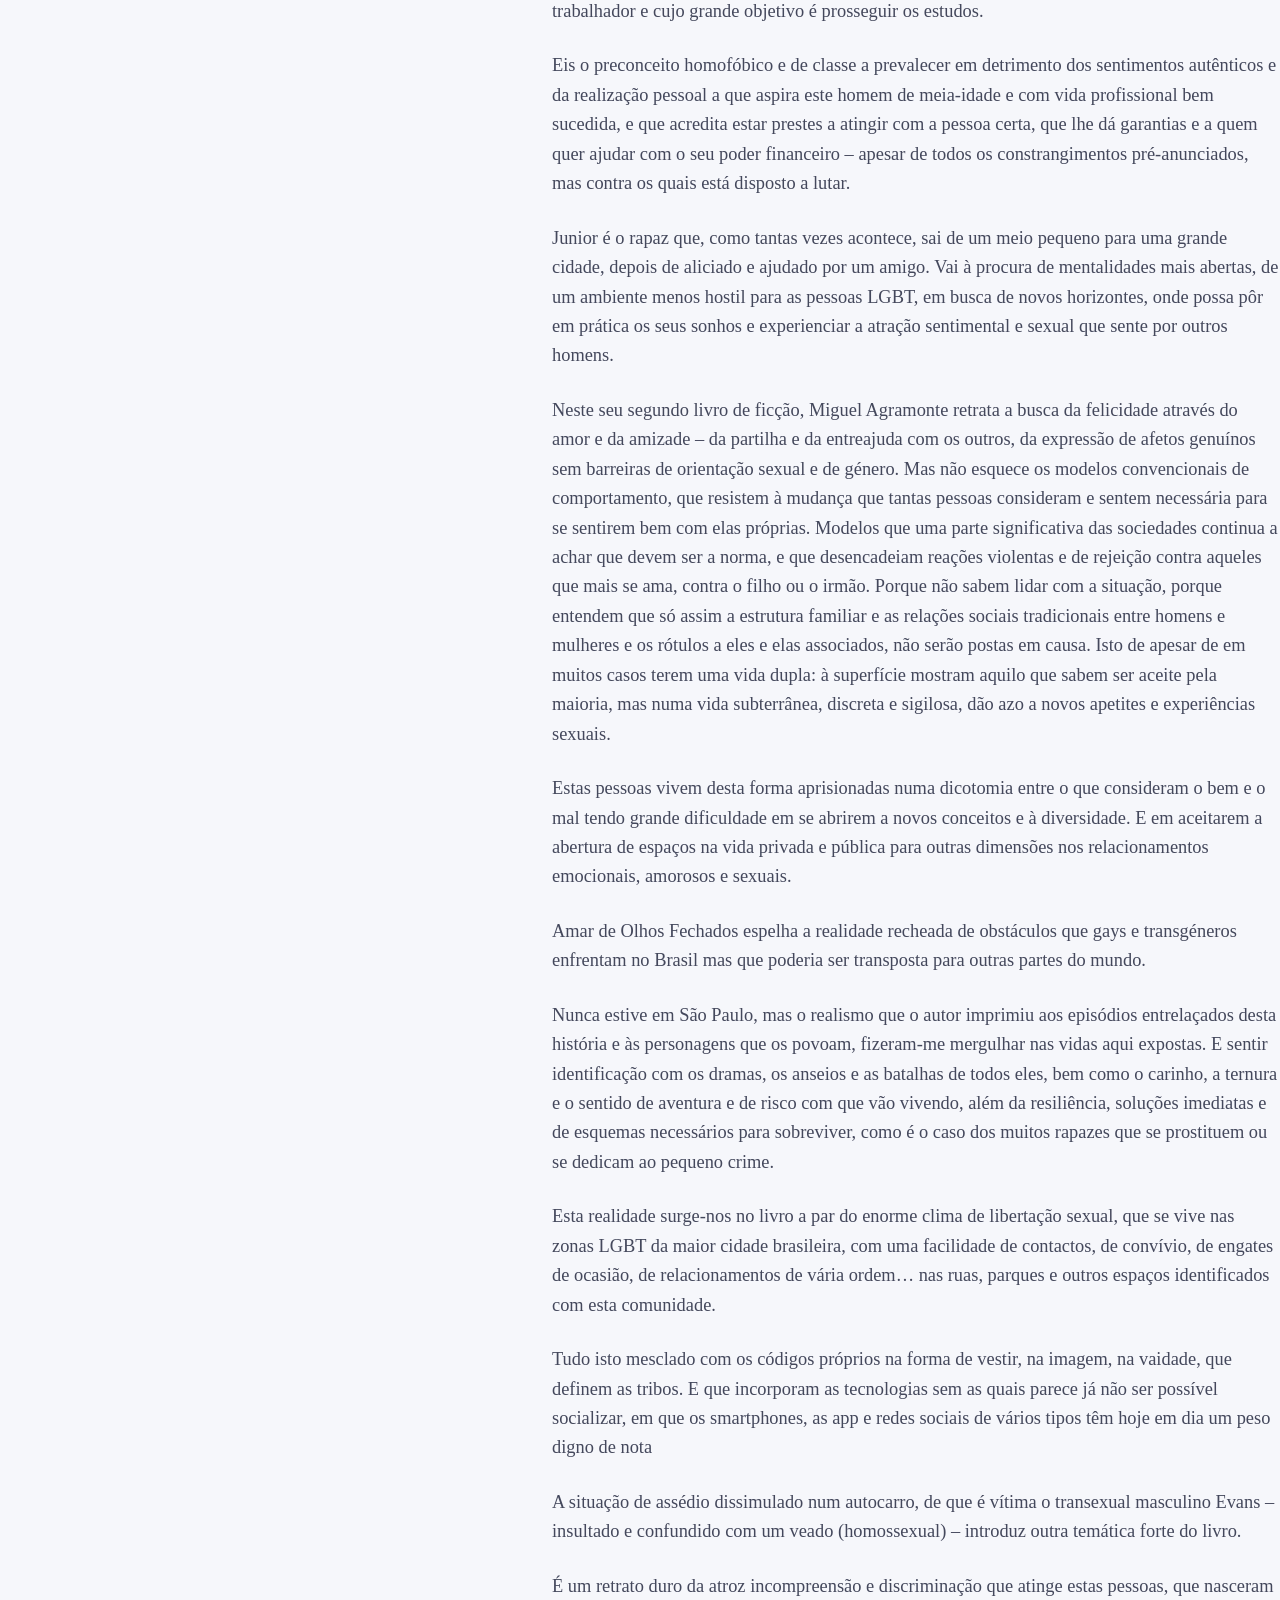
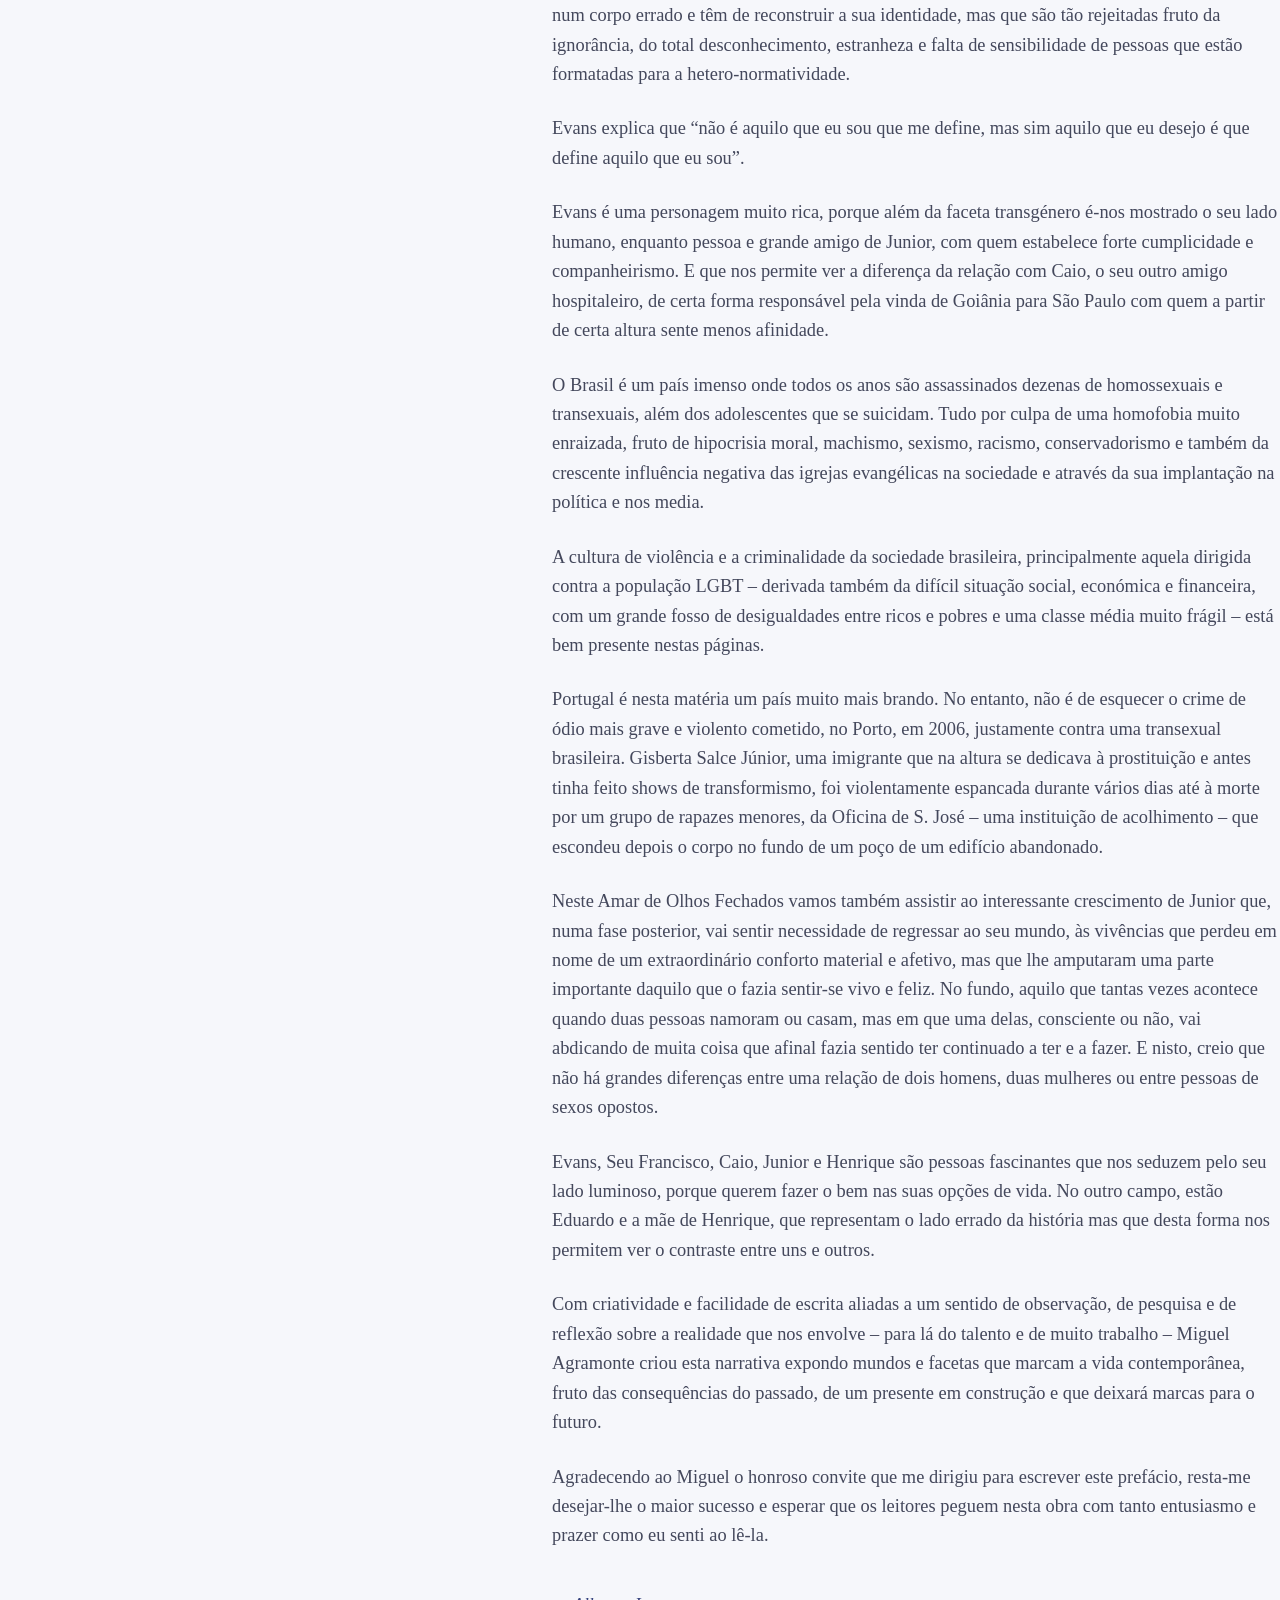
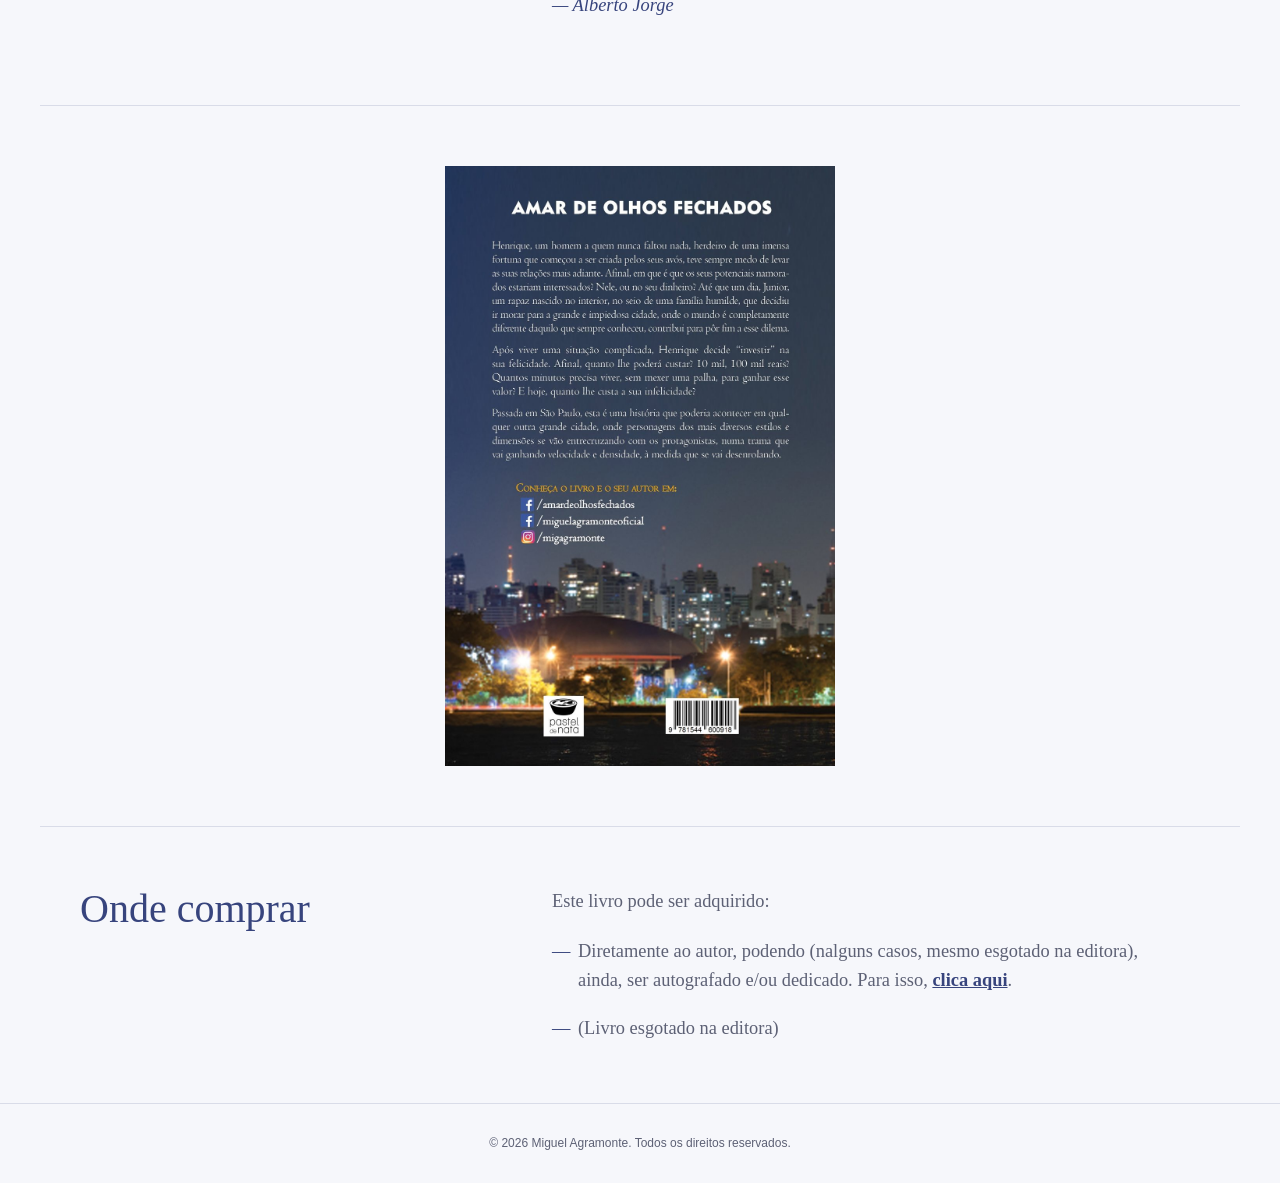
<file: livros/L3.html>
<!DOCTYPE html>
<html lang="pt">
<head>
    <meta charset="UTF-8">
    <meta name="viewport" content="width=device-width, initial-scale=1.0">
    <title>Amar de olhos fechados | Miguel Agramonte</title>
    <link rel="icon" href="../favicon.ico" sizes="any">
    <link rel="icon" type="image/png" sizes="32x32" href="../favicon-32.png">
    <link rel="icon" type="image/png" sizes="192x192" href="../icon-192.png">
    <link rel="icon" type="image/png" sizes="512x512" href="../icon-512.png">
    <link rel="apple-touch-icon" href="../apple-touch-icon.png">
    <link rel="stylesheet" href="../index.css">
</head>
<body>
    <main>
        <!-- ========================================
             NAVBAR
        ========================================= -->
        <header>
            <nav class="navbar">
                <a href="../index.html" class="logo">
                    Miguel Agramonte
                </a>
                <div class="nav-links">
                    <a href="../index.html">
                        Home
                    </a>
                    <!-- LIVROS -->
                    <div class="dropdown">
                        <button class="dropbtn">
                            Livros
                            <span class="arrow"></span>
                        </button>
                        <div class="dropdown-content">
                            <a href="L6.html">24 Contos Ilustrados</a>
                            <a href="L1.html">O Futuro é só amanhã</a>
                            <a href="L3.html">Amar de olhos fechados</a>
                            <a href="L2.html">Quando tu nos mentes</a>
                        </div>
                    </div>
                    <a
                        class="nav-button"
                        href="https://docs.google.com/forms/d/e/1FAIpQLSeWrSxw5Jlbz3RDyVHKzpuIV5-ohg6-ROIF05MjNIzb69IAGA/viewform"
                        target="_blank"
                        rel="noopener noreferrer"
                    >Pedido de livros</a>
                </div>
            </nav>
        </header>
        <!-- ========================================
             BOOK HEADER
        ========================================= -->
        <section class="book-header">
            <div class="book-cover">
                <img
                    src="../images/MAG_Web_Img221_01.jpg"
                    alt="Capa do livro Amar de olhos fechados"
                >
            </div>
            <div class="book-introduction">
                <p class="subtitle">
                    LIVRO
                </p>
                <h1>
                    Amar de olhos fechados
                </h1>
                <p class="book-author">
                    Miguel Agramonte
                </p>
            </div>
        </section>
        <!-- ========================================
             SYNOPSIS
        ========================================= -->
        <section class="book-section">
            <div class="section-title">
                <h2>
                    Sinopse
                </h2>
            </div>
            <div class="book-text">
                <p>
                    Henrique, um homem a quem nunca faltou nada, herdeiro de uma imensa fortuna que começou a ser criada pelos seus avós, teve sempre medo de levar as suas relações mais adiante. Afinal, em que é que os seus potenciais namorados estariam interessados? Nele, ou no seu dinheiro? Até que um dia, Junior, um rapaz nascido no interior, no seio de uma família humilde, que decidiu ir morar para a grande e impiedosa cidade, onde o mundo é completamente diferente daquilo que sempre conheceu, contribui para pôr fim a esse dilema.
                </p>
                <p>
                    Após viver uma situação complicada, Henrique decide “investir” na sua felicidade. Afinal, quanto lhe poderá custar? 10 mil, 100 mil reais? Quantos minutos precisa viver, sem mexer uma palha, para ganhar esse valor? E hoje, quanto lhe custa a sua infelicidade? 
Passada em São Paulo, esta é uma história que poderia acontecer em qualquer outra grande cidade, onde personagens dos mais diversos estilos e dimensões se vão entrecruzando com os protagonistas, numa trama que vai ganhando velocidade e densidade, à medida que se vai desenrolando.
                </p>        
            </div>
        </section>
        <!-- ========================================
             PREFACE
        ========================================= -->
        <section class="book-section">
            <div class="section-title">

                <h2>
                    Prefácio
                </h2>
            </div>
            <div class="book-text">
                <p>
                    “Seja feliz”, diz dona Aldina a Henrique, ao contrário da sua mãe que o alerta convictamente das consequências nefastas para a reputação social desta família da alta burguesia, para as suas relações de amizade e para o seu estatuto profissional, ao querer assumir socialmente o namoro com um rapaz muito mais novo, negro e de um meio pobre, mas… boa pessoa, educado, trabalhador e cujo grande objetivo é prosseguir os estudos.
                </p>
                <p>
                    Eis o preconceito homofóbico e de classe a prevalecer em detrimento dos sentimentos autênticos e da realização pessoal a que aspira este homem de meia-idade e com vida profissional bem sucedida, e que acredita estar prestes a atingir com a pessoa certa, que lhe dá garantias e a quem quer ajudar com o seu poder financeiro – apesar de todos os constrangimentos pré-anunciados, mas contra os quais está disposto a lutar.
                </p>
                <p>
                    Junior é o rapaz que, como tantas vezes acontece, sai de um meio pequeno para uma grande cidade, depois de aliciado e ajudado por um amigo. Vai à procura de mentalidades mais abertas, de um ambiente menos hostil para as pessoas LGBT, em busca de novos horizontes, onde possa pôr em prática os seus sonhos e experienciar a atração sentimental e sexual que sente por outros homens.
                </p>
                <p>
                    Neste seu segundo livro de ficção, Miguel Agramonte retrata a busca da felicidade através do amor e da amizade – da partilha e da entreajuda com os outros, da expressão de afetos genuínos sem barreiras de orientação sexual e de género. Mas não esquece os modelos convencionais de comportamento, que resistem à mudança que tantas pessoas consideram e sentem necessária para se sentirem bem com elas próprias. Modelos que uma parte significativa das sociedades continua a achar que devem ser a norma, e que desencadeiam reações violentas e de rejeição contra aqueles que mais se ama, contra o filho ou o irmão. Porque não sabem lidar com a situação, porque entendem que só assim a estrutura familiar e as relações sociais tradicionais entre homens e mulheres e os rótulos a eles e elas associados, não serão postas em causa. Isto de apesar de em muitos casos terem uma vida dupla: à superfície mostram aquilo que sabem ser aceite pela maioria, mas numa vida subterrânea, discreta e sigilosa, dão azo a novos apetites e experiências sexuais.
                </p>
                <p>
                    Estas pessoas vivem desta forma aprisionadas numa dicotomia entre o que consideram o bem e o mal tendo grande dificuldade em se abrirem a novos conceitos e à diversidade. E em aceitarem a abertura de espaços na vida privada e pública para outras dimensões nos relacionamentos emocionais, amorosos e sexuais.
                </p>
                <p>
                    Amar de Olhos Fechados espelha a realidade recheada de obstáculos que gays e transgéneros enfrentam no Brasil mas que poderia ser transposta para outras partes do mundo.
                </p>
                <p>
                    Nunca estive em São Paulo, mas o realismo que o autor imprimiu aos episódios entrelaçados desta história e às personagens que os povoam, fizeram-me mergulhar nas vidas aqui expostas. E sentir identificação com os dramas, os anseios e as batalhas de todos eles, bem como o carinho, a ternura e o sentido de aventura e de risco com que vão vivendo, além da resiliência, soluções imediatas e de esquemas necessários para sobreviver, como é o caso dos muitos rapazes que se prostituem ou se dedicam ao pequeno crime.
                </p>
                <p>
                    Esta realidade surge-nos no livro a par do enorme clima de libertação sexual, que se vive nas zonas LGBT da maior cidade brasileira, com uma facilidade de contactos, de convívio, de engates de ocasião, de relacionamentos de vária ordem… nas ruas, parques e outros espaços identificados com esta comunidade.
                </p>
                <p>
                    Tudo isto mesclado com os códigos próprios na forma de vestir, na imagem, na vaidade, que definem as tribos. E que incorporam as tecnologias sem as quais parece já não ser possível socializar, em que os smartphones, as app e redes sociais de vários tipos têm hoje em dia um peso digno de nota
                </p>
                <p>
                    A situação de assédio dissimulado num autocarro, de que é vítima o transexual masculino Evans – insultado e confundido com um veado (homossexual) – introduz outra temática forte do livro.
                </p>
                <p>
                    É um retrato duro da atroz incompreensão e discriminação que atinge estas pessoas, que nasceram num corpo errado e têm de reconstruir a sua identidade, mas que são tão rejeitadas fruto da ignorância, do total desconhecimento, estranheza e falta de sensibilidade de pessoas que estão formatadas para a hetero-normatividade.
                </p>
                <p>
                    Evans explica que “não é aquilo que eu sou que me define, mas sim aquilo que eu desejo é que define aquilo que eu sou”.
                </p>
                <p>
                   Evans é uma personagem muito rica, porque além da faceta transgénero é-nos mostrado o seu lado humano, enquanto pessoa e grande amigo de Junior, com quem estabelece forte cumplicidade e companheirismo. E que nos permite ver a diferença da relação com Caio, o seu outro amigo hospitaleiro, de certa forma responsável pela vinda de Goiânia para São Paulo com quem a partir de certa altura sente menos afinidade.
                </p>
                <p>
                    O Brasil é um país imenso onde todos os anos são assassinados dezenas de homossexuais e transexuais, além dos adolescentes que se suicidam. Tudo por culpa de uma homofobia muito enraizada, fruto de hipocrisia moral, machismo, sexismo, racismo, conservadorismo e também da crescente influência negativa das igrejas evangélicas na sociedade e através da sua implantação na política e nos media.
                </p>
                <p>
                    A cultura de violência e a criminalidade da sociedade brasileira, principalmente aquela dirigida contra a população LGBT – derivada também da difícil situação social, económica e financeira, com um grande fosso de desigualdades entre ricos e pobres e uma classe média muito frágil – está bem presente nestas páginas.
                </p>
                <p>
                    Portugal é nesta matéria um país muito mais brando. No entanto, não é de esquecer o crime de ódio mais grave e violento cometido, no Porto, em 2006, justamente contra uma transexual brasileira. Gisberta Salce Júnior, uma imigrante que na altura se dedicava à prostituição e antes tinha feito shows de transformismo, foi violentamente espancada durante vários dias até à morte por um grupo de rapazes menores, da Oficina de S. José – uma instituição de acolhimento – que escondeu depois o corpo no fundo de um poço de um edifício abandonado.
                </p>
                <p>
                    Neste Amar de Olhos Fechados vamos também assistir ao interessante crescimento de Junior que, numa fase posterior, vai sentir necessidade de regressar ao seu mundo, às vivências que perdeu em nome de um extraordinário conforto material e afetivo, mas que lhe amputaram uma parte importante daquilo que o fazia sentir-se vivo e feliz. No fundo, aquilo que tantas vezes acontece quando duas pessoas namoram ou casam, mas em que uma delas, consciente ou não, vai abdicando de muita coisa que afinal fazia sentido ter continuado a ter e a fazer. E nisto, creio que não há grandes diferenças entre uma relação de dois homens, duas mulheres ou entre pessoas de sexos opostos.
                </p>
                <p>
                    Evans, Seu Francisco, Caio, Junior e Henrique são pessoas fascinantes que nos seduzem pelo seu lado luminoso, porque querem fazer o bem nas suas opções de vida. No outro campo, estão Eduardo e a mãe de Henrique, que representam o lado errado da história mas que desta forma nos permitem ver o contraste entre uns e outros.
                </p>
                <p>
                    Com criatividade e facilidade de escrita aliadas a um sentido de observação, de pesquisa e de reflexão sobre a realidade que nos envolve – para lá do talento e de muito trabalho – Miguel Agramonte criou esta narrativa expondo mundos e facetas que marcam a vida contemporânea, fruto das consequências do passado, de um presente em construção e que deixará marcas para o futuro.
                </p>
                <p>
                    Agradecendo ao Miguel o honroso convite que me dirigiu para escrever este prefácio, resta-me desejar-lhe o maior sucesso e esperar que os leitores peguem nesta obra com tanto entusiasmo e prazer como eu senti ao lê-la.
                </p>
                <p class="preface-author">
                    — Alberto Jorge
                </p>
            </div>
        </section> 
        <!-- ========================================
            BACK COVER
        ========================================= -->
        <section class="back-cover-section">
            <div class="back-cover-image">
                <img
                    src="../images/MAG_Web_Img223_01.jpg"
                    alt="Contracapa do livro Quando tu nos mentes"
                >
            </div>
        </section>
         <!-- ========================================
             EXTERNAL SHOP
        ========================================= -->
        <section class="book-buy-section">
            <div class="section-title">
                <h2>
                    Onde comprar
                </h2>
            </div>
            <div class="book-buy-content">
                <p class="buy-lead">Este livro pode ser adquirido:</p>
                <ul class="buy-options">
                    <li>
                        Diretamente ao autor, podendo (nalguns casos, mesmo esgotado na editora), ainda, ser autografado e/ou dedicado. Para isso, <a href="https://docs.google.com/forms/d/e/1FAIpQLSeWrSxw5Jlbz3RDyVHKzpuIV5-ohg6-ROIF05MjNIzb69IAGA/viewform" class="inline-link" target="_blank" rel="noopener noreferrer">clica aqui</a>.
                    </li>
                    <li>
                        (Livro esgotado na editora)
                    </li>
                </ul>
            </div>
        </section>
    </main>
    <!-- ========================================
         FOOTER
    ========================================= -->
    <footer>
        <p>
            © 2026 Miguel Agramonte.
            Todos os direitos reservados.
        </p>
    </footer>
</body>
</html>
</file>
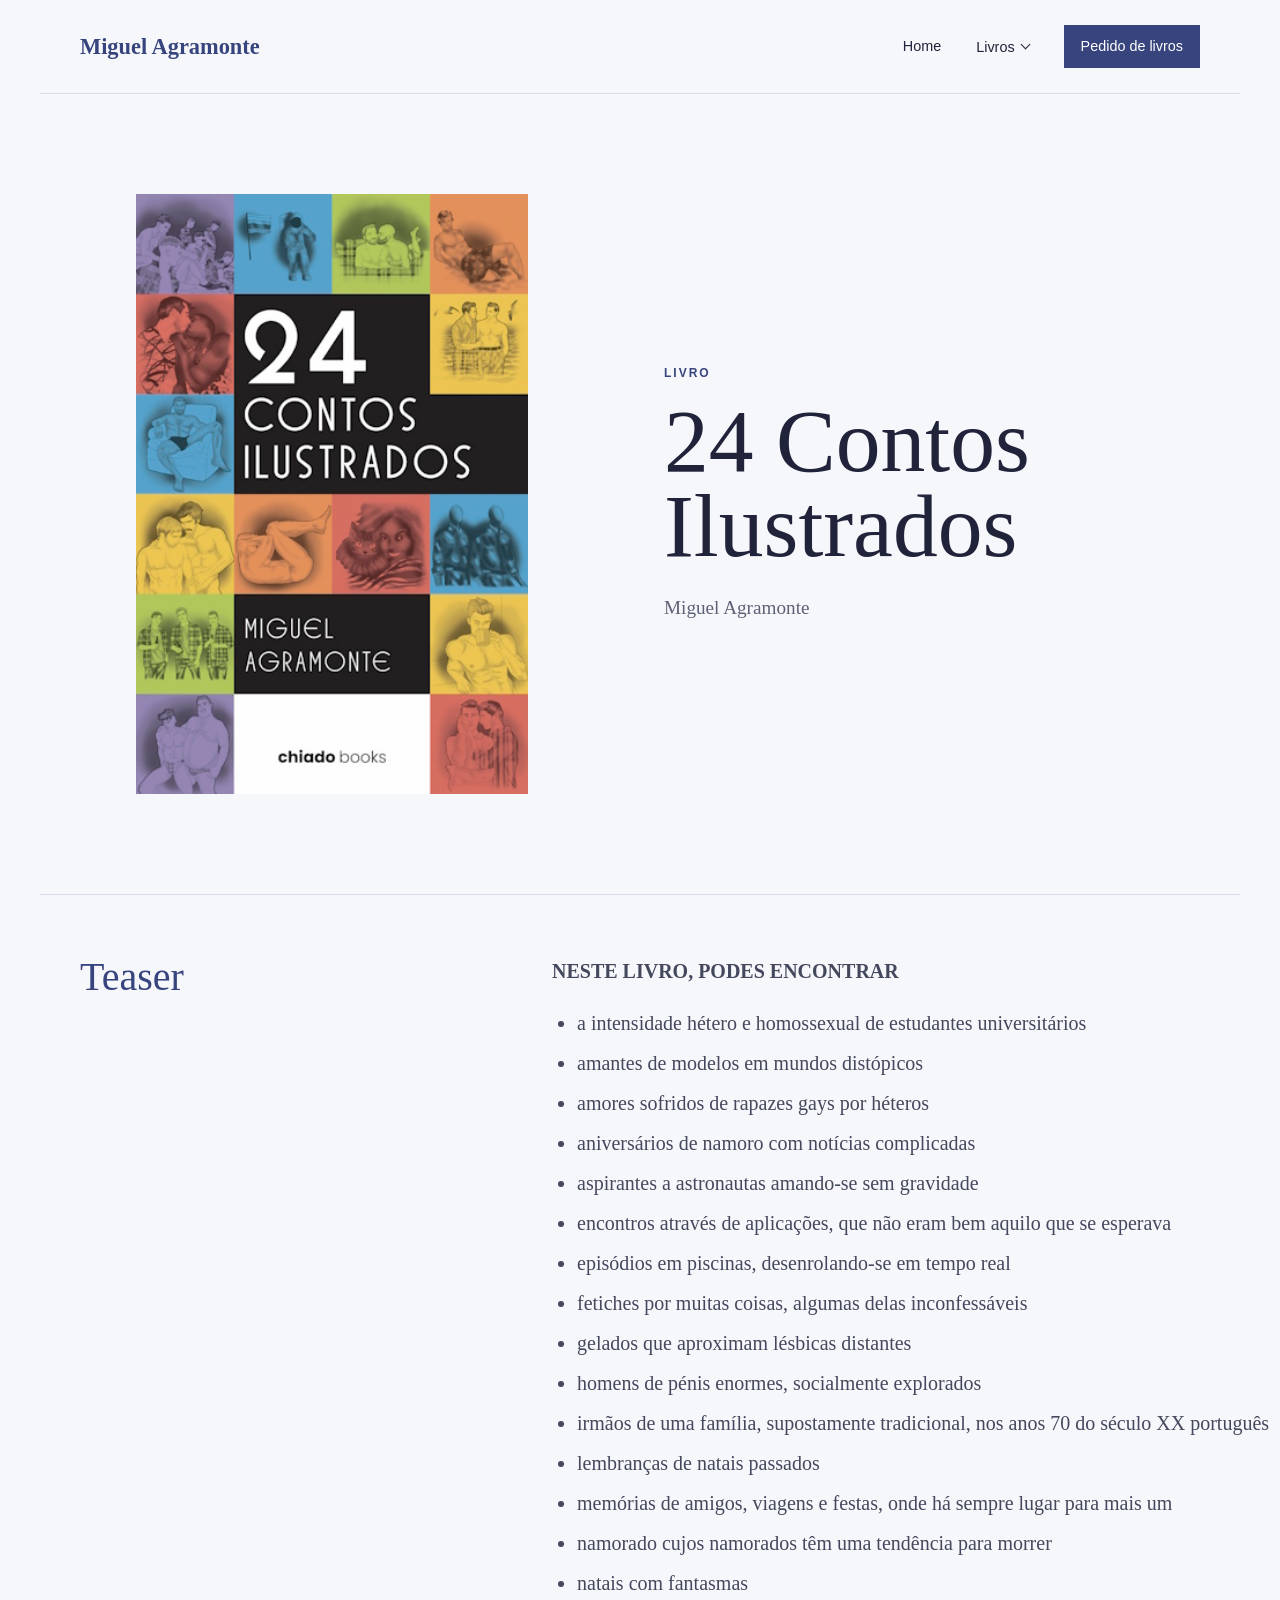
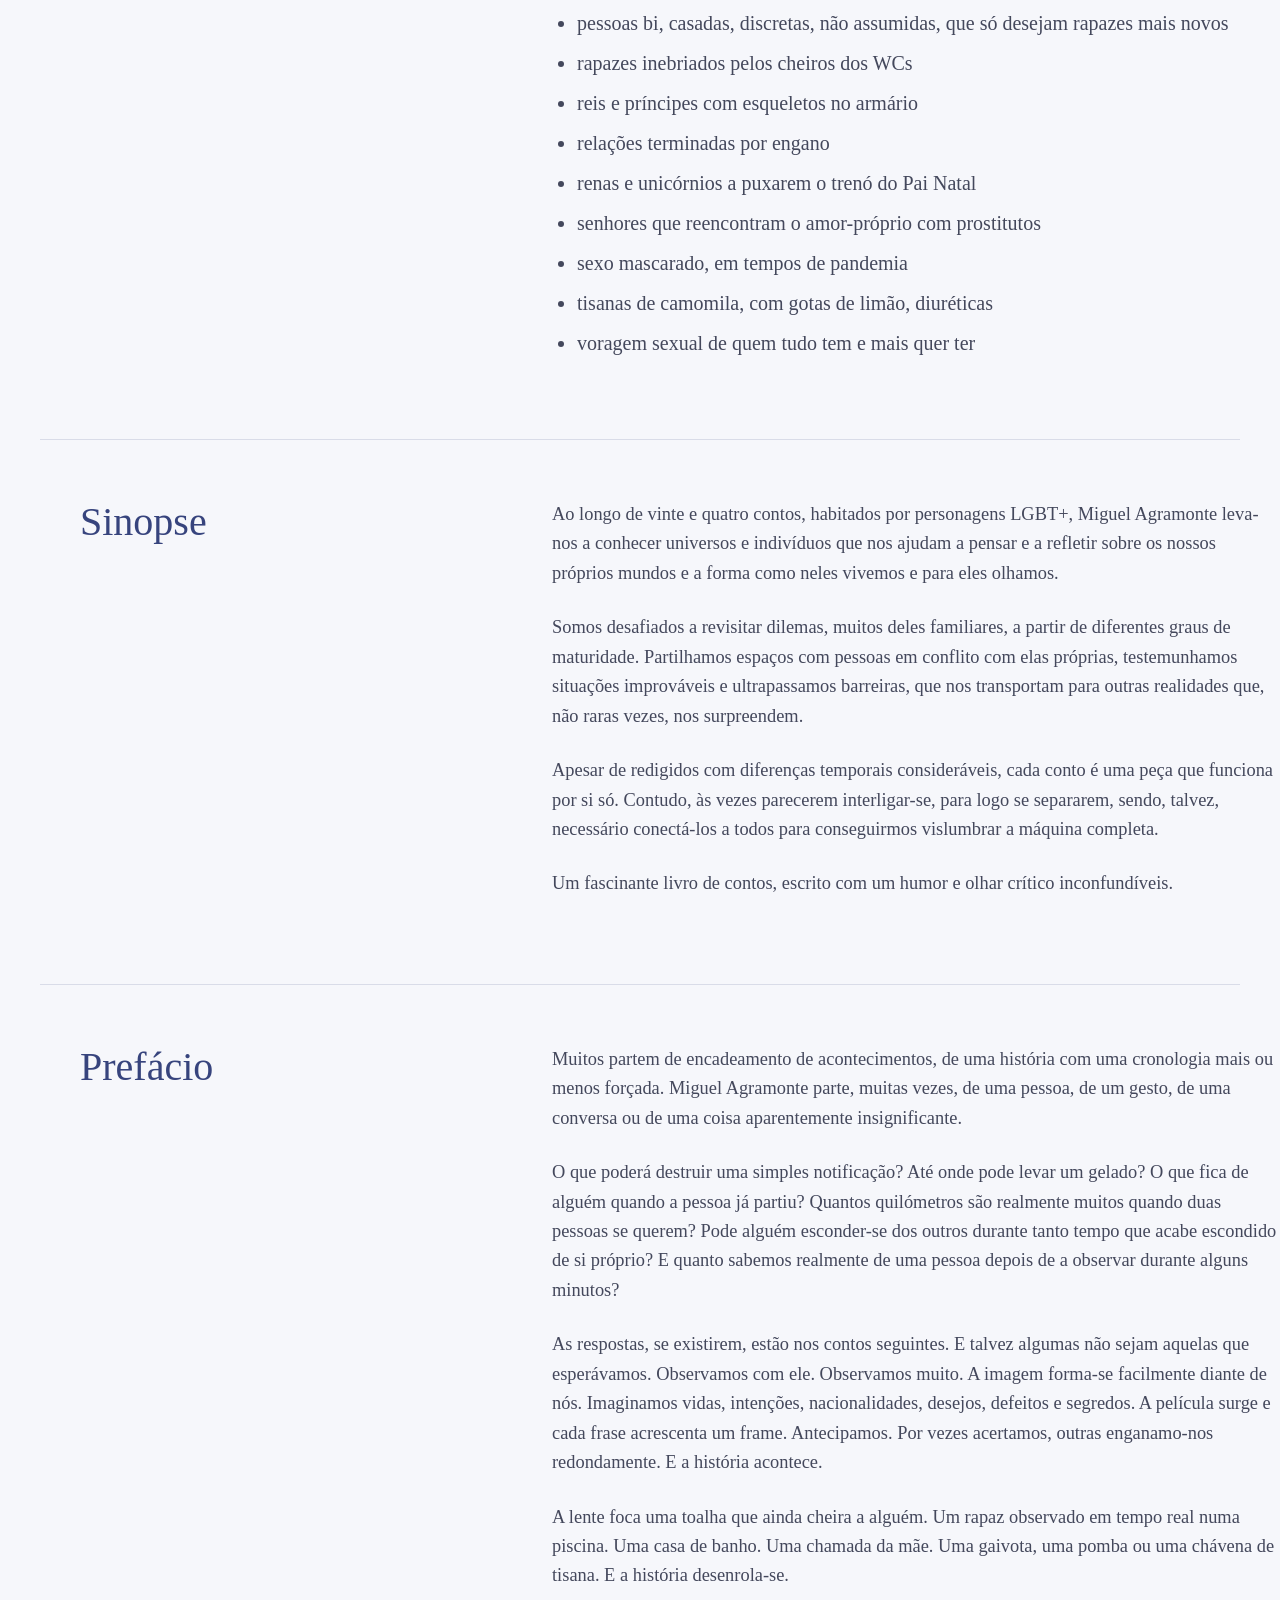
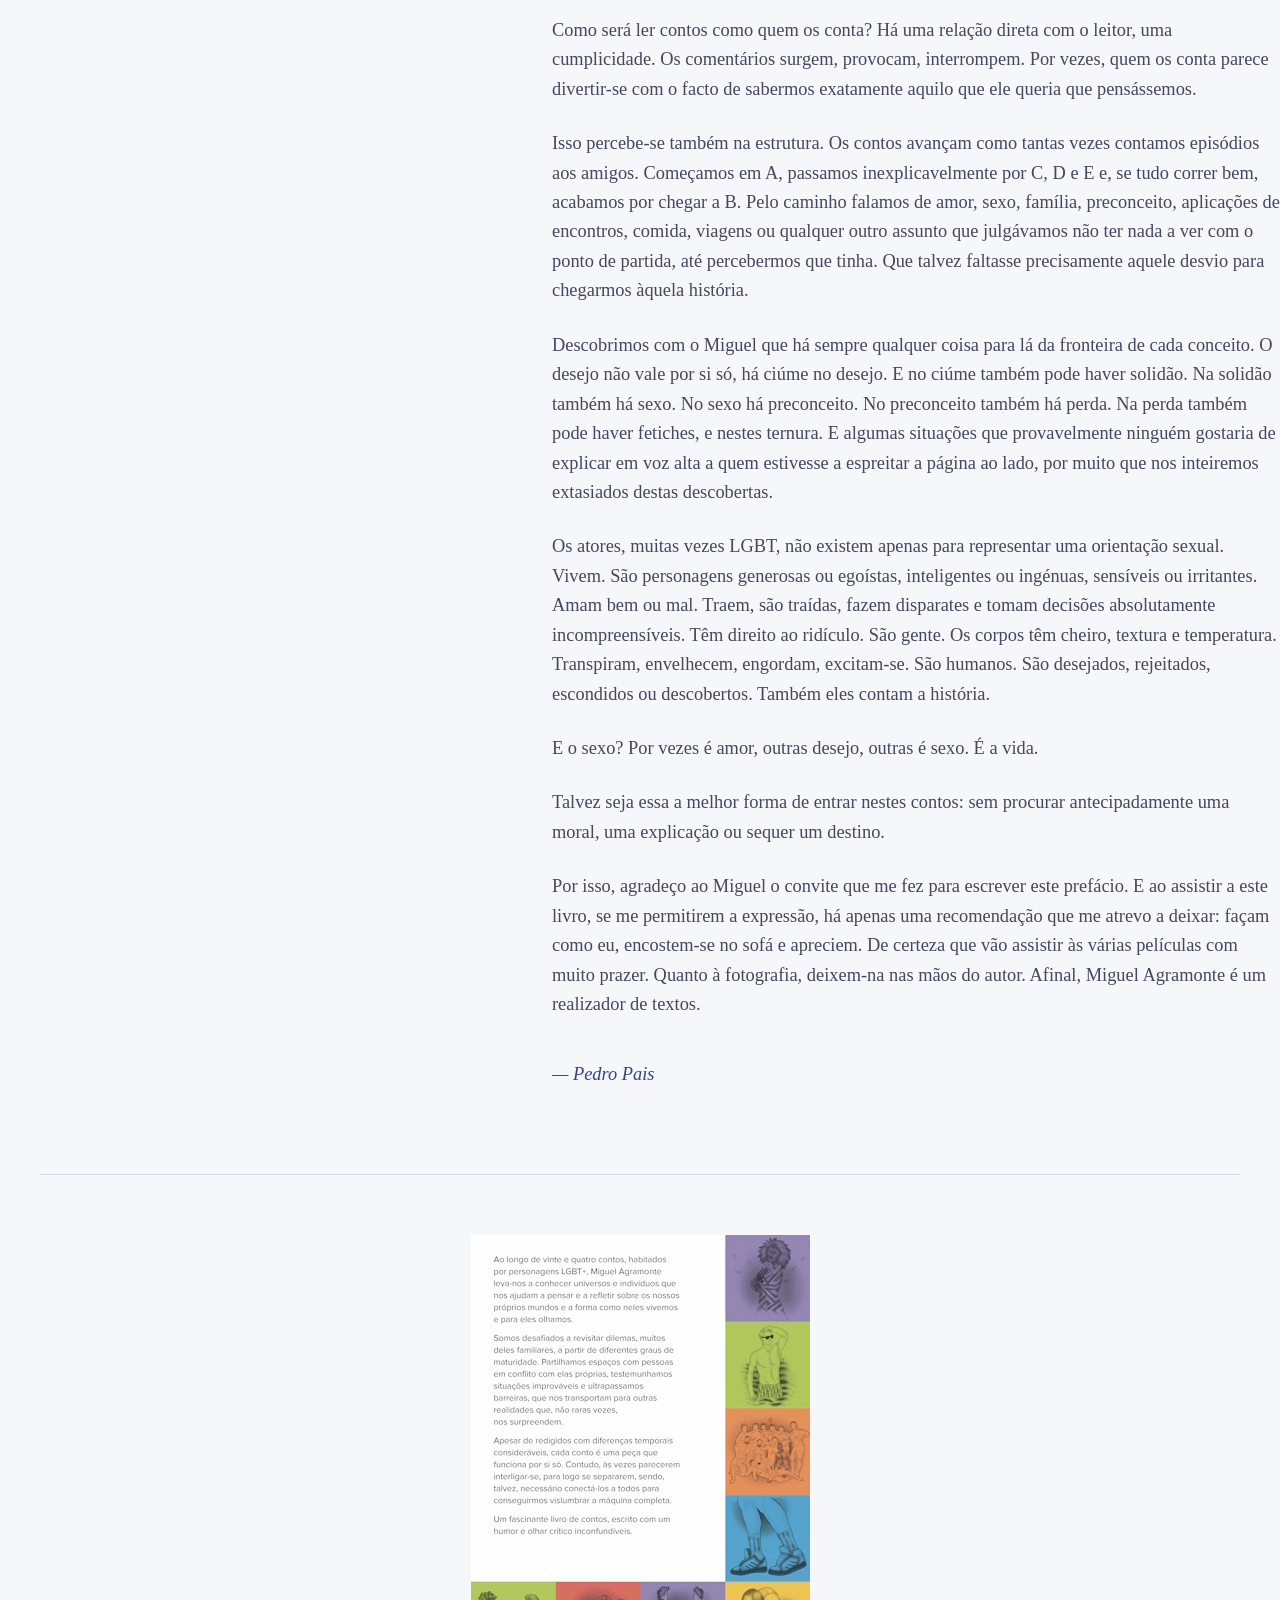
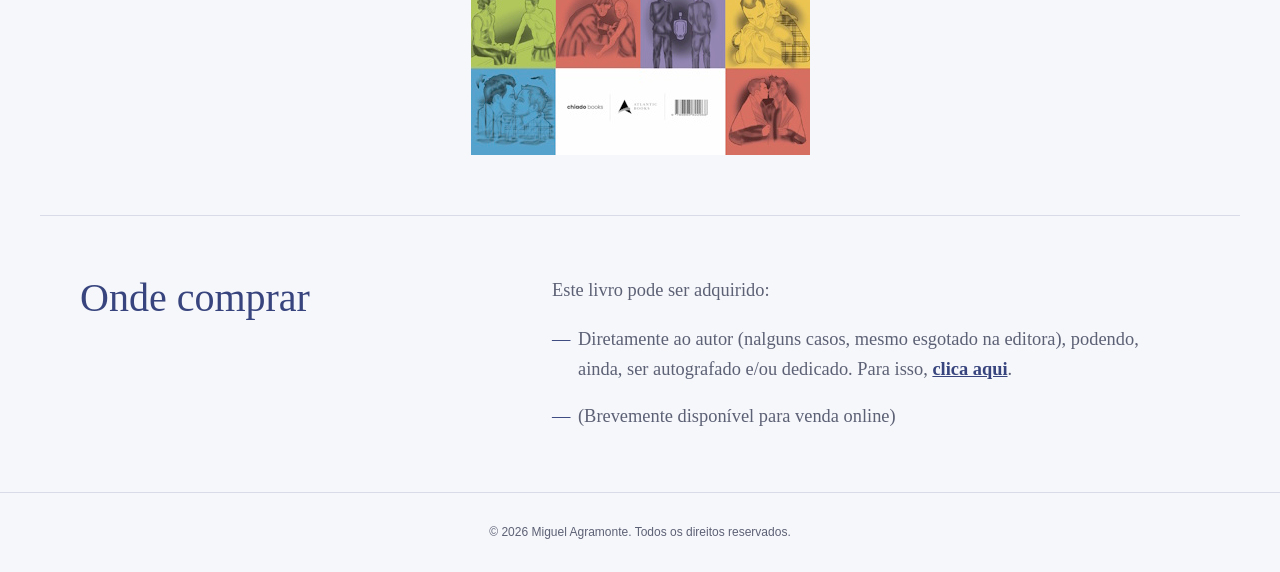
<file: livros/L6.html>
<!DOCTYPE html>
<html lang="pt">
<head>
    <meta charset="UTF-8">
    <meta name="viewport" content="width=device-width, initial-scale=1.0">
    <title>24 Contos Ilustrados | Miguel Agramonte</title>
    <link rel="icon" href="../favicon.ico" sizes="any">
    <link rel="icon" type="image/png" sizes="32x32" href="../favicon-32.png">
    <link rel="icon" type="image/png" sizes="192x192" href="../icon-192.png">
    <link rel="icon" type="image/png" sizes="512x512" href="../icon-512.png">
    <link rel="apple-touch-icon" href="../apple-touch-icon.png">
    <link rel="stylesheet" href="../index.css">
</head>
<body>
    <main>
        <!-- ========================================
             NAVBAR
        ========================================= -->
        <header>
            <nav class="navbar">
                <a href="../index.html" class="logo">
                    Miguel Agramonte
                </a>
                <div class="nav-links">
                    <a href="../index.html">
                        Home
                    </a>
                    <!-- LIVROS -->
                    <div class="dropdown">
                        <button class="dropbtn">
                            Livros
                            <span class="arrow"></span>
                        </button>
                        <div class="dropdown-content">
                            <a href="L6.html">24 Contos Ilustrados</a>
                            <a href="L1.html">O Futuro é só amanhã</a>
                            <a href="L3.html">Amar de olhos fechados</a>
                            <a href="L2.html">Quando tu nos mentes</a>
                        </div>
                    </div>
                    <a
                        class="nav-button"
                        href="https://docs.google.com/forms/d/e/1FAIpQLSeWrSxw5Jlbz3RDyVHKzpuIV5-ohg6-ROIF05MjNIzb69IAGA/viewform"
                        target="_blank"
                        rel="noopener noreferrer"
                    >Pedido de livros</a>
                </div>
            </nav>
        </header>
        <!-- ========================================
             BOOK HEADER
        ========================================= -->
        <section class="book-header">
            <div class="book-cover">
                <img
                    src="../images/MAG_Web_Img241_01.jpg"
                    alt="Capa do livro 24 Contos Ilustrados"
                >
            </div>
            <div class="book-introduction">
                <p class="subtitle">
                    LIVRO
                </p>
                <h1>
                    24 Contos Ilustrados
                </h1>
                <p class="book-author">
                    Miguel Agramonte
                </p>
            </div>
        </section>
        <!-- ========================================
             TEASER
        ========================================= -->
        <section class="book-teaser">
            <div class="section-title">
                <h2>
                    Teaser
                </h2>
            </div>
            <div class="teaser-text teaser-text-plain">
                <p>
                    <strong>NESTE LIVRO, PODES ENCONTRAR</strong>
                </p>
                <ul>
                    <li>
                        a intensidade hétero e homossexual de estudantes universitários
                    </li>
                    <li>
                        amantes de modelos em mundos distópicos
                    </li>
                    <li>
                        amores sofridos de rapazes gays por héteros
                    </li>
                    <li>
                        aniversários de namoro com notícias complicadas
                    </li>
                    <li>
                        aspirantes a astronautas amando-se sem gravidade
                    </li>
                    <li>
                        encontros através de aplicações, que não eram bem aquilo que se esperava
                    </li>
                    <li>
                        episódios em piscinas, desenrolando-se em tempo real
                    </li>
                    <li>
                        fetiches por muitas coisas, algumas delas inconfessáveis
                    </li>
                    <li>
                        gelados que aproximam lésbicas distantes
                    </li>
                    <li>
                        homens de pénis enormes, socialmente explorados
                    </li>
                    <li>
                        irmãos de uma família, supostamente tradicional, nos anos 70 do século XX português
                    </li>
                    <li>
                        lembranças de natais passados
                    </li>
                    <li>
                        memórias de amigos, viagens e festas, onde há sempre lugar para mais um
                    </li>
                    <li>
                        namorado cujos namorados têm uma tendência para morrer
                    </li>
                    <li>
                        natais com fantasmas
                    </li>
                    <li>
                        pessoas bi, casadas, discretas, não assumidas, que só desejam rapazes mais novos
                    </li>
                    <li>
                        rapazes inebriados pelos cheiros dos WCs
                    </li>
                    <li>
                        reis e príncipes com esqueletos no armário
                    </li>
                    <li>
                        relações terminadas por engano
                    </li>
                    <li>
                        renas e unicórnios a puxarem o trenó do Pai Natal
                    </li>
                    <li>
                        senhores que reencontram o amor-próprio com prostitutos
                    </li>
                    <li>
                        sexo mascarado, em tempos de pandemia
                    </li>
                    <li>
                        tisanas de camomila, com gotas de limão, diuréticas
                    </li>
                    <li>
                        voragem sexual de quem tudo tem e mais quer ter
                    </li>
                </ul>
            </div>
        </section>
        <!-- ========================================
             SYNOPSIS
        ========================================= -->
        <section class="book-section">
            <div class="section-title">
                <h2>
                    Sinopse
                </h2>
            </div>
            <div class="book-text">
                <p>
                    Ao longo de vinte e quatro contos, habitados por personagens LGBT+, Miguel Agramonte leva-nos a conhecer universos e indivíduos que nos ajudam a pensar e a refletir sobre os nossos próprios mundos e a forma como neles vivemos e para eles olhamos.
                </p>
                <p>
                    Somos desafiados a revisitar dilemas, muitos deles familiares, a partir de diferentes graus de maturidade. Partilhamos espaços com pessoas em conflito com elas próprias, testemunhamos situações improváveis e ultrapassamos barreiras, que nos transportam para outras realidades que, não raras vezes, nos surpreendem.
                </p>
                <p>
                    Apesar de redigidos com diferenças temporais consideráveis, cada conto é uma peça que funciona por si só. Contudo, às vezes parecerem interligar-se, para logo se separarem, sendo, talvez, necessário conectá-los a todos para conseguirmos vislumbrar a máquina completa.
                </p>
                <p>
                    Um fascinante livro de contos, escrito com um humor e olhar crítico inconfundíveis.
                </p>
            </div>
        </section>
        <!-- ========================================
             PREFACE
        ========================================= -->
        <section class="book-section">
            <div class="section-title">
                <h2>
                    Prefácio
                </h2>
            </div>
            <div class="book-text">
                <p>
                    Muitos partem de encadeamento de acontecimentos, de uma história com uma cronologia mais ou menos forçada. Miguel Agramonte parte, muitas vezes, de uma pessoa, de um gesto, de uma conversa ou de uma coisa aparentemente insignificante.
                </p>
                <p>
                    O que poderá destruir uma simples notificação? Até onde pode levar um gelado? O que fica de alguém quando a pessoa já partiu? Quantos quilómetros são realmente muitos quando duas pessoas se querem? Pode alguém esconder-se dos outros durante tanto tempo que acabe escondido de si próprio? E quanto sabemos realmente de uma pessoa depois de a observar durante alguns minutos?
                </p>
                <p>
                    As respostas, se existirem, estão nos contos seguintes. E talvez algumas não sejam aquelas que esperávamos. Observamos com ele. Observamos muito. A imagem forma-se facilmente diante de nós. Imaginamos vidas, intenções, nacionalidades, desejos, defeitos e segredos. A película surge e cada frase acrescenta um frame. Antecipamos. Por vezes acertamos, outras enganamo-nos redondamente. E a história acontece.
                </p>
                <p>
                    A lente foca uma toalha que ainda cheira a alguém. Um rapaz observado em tempo real numa piscina. Uma casa de banho. Uma chamada da mãe. Uma gaivota, uma pomba ou uma chávena de tisana. E a história desenrola-se.
                </p>
                <p>
                    Como será ler contos como quem os conta? Há uma relação direta com o leitor, uma cumplicidade. Os comentários surgem, provocam, interrompem. Por vezes, quem os conta parece divertir-se com o facto de sabermos exatamente aquilo que ele queria que pensássemos.
                </p>
                <p>
                    Isso percebe-se também na estrutura. Os contos avançam como tantas vezes contamos episódios aos amigos. Começamos em A, passamos inexplicavelmente por C, D e E e, se tudo correr bem, acabamos por chegar a B. Pelo caminho falamos de amor, sexo, família, preconceito, aplicações de encontros, comida, viagens ou qualquer outro assunto que julgávamos não ter nada a ver com o ponto de partida, até percebermos que tinha. Que talvez faltasse precisamente aquele desvio para chegarmos àquela história.
                </p>
                <p>
                    Descobrimos com o Miguel que há sempre qualquer coisa para lá da fronteira de cada conceito. O desejo não vale por si só, há ciúme no desejo. E no ciúme também pode haver solidão. Na solidão também há sexo. No sexo há preconceito. No preconceito também há perda. Na perda também pode haver fetiches, e nestes ternura. E algumas situações que provavelmente ninguém gostaria de explicar em voz alta a quem estivesse a espreitar a página ao lado, por muito que nos inteiremos extasiados destas descobertas.
                </p>
                <p>
                    Os atores, muitas vezes LGBT, não existem apenas para representar uma orientação sexual. Vivem. São personagens generosas ou egoístas, inteligentes ou ingénuas, sensíveis ou irritantes. Amam bem ou mal. Traem, são traídas, fazem disparates e tomam decisões absolutamente incompreensíveis. Têm direito ao ridículo. São gente. Os corpos têm cheiro, textura e temperatura. Transpiram, envelhecem, engordam, excitam-se. São humanos. São desejados, rejeitados, escondidos ou descobertos. Também eles contam a história.
                </p>
                <p>
                    E o sexo? Por vezes é amor, outras desejo, outras é sexo. É a vida.
                </p>
                <p>
                    Talvez seja essa a melhor forma de entrar nestes contos: sem procurar antecipadamente uma moral, uma explicação ou sequer um destino.
                </p>
                <p>
                    Por isso, agradeço ao Miguel o convite que me fez para escrever este prefácio. E ao assistir a este livro, se me permitirem a expressão, há apenas uma recomendação que me atrevo a deixar: façam como eu, encostem-se no sofá e apreciem. De certeza que vão assistir às várias películas com muito prazer. Quanto à fotografia, deixem-na nas mãos do autor. Afinal, Miguel Agramonte é um realizador de textos.
                </p>
                <p class="preface-author">
                    — Pedro Pais
                </p>
            </div>
        </section>
        <!-- ========================================
            BACK COVER
        ========================================= -->
        <section class="back-cover-section">
            <div class="back-cover-image">
                <img
                    src="../images/MAG_Web_Img244_01.jpg"
                    alt="Contracapa do livro Quando tu nos mentes"
                >
            </div>
        </section>
         <!-- ========================================
             EXTERNAL SHOP
        ========================================= -->
        <section class="book-buy-section">
            <div class="section-title">
                <h2>
                    Onde comprar
                </h2>
            </div>
            <div class="book-buy-content">
                <p class="buy-lead">Este livro pode ser adquirido:</p>
                <ul class="buy-options">
                    <li>
                        Diretamente ao autor (nalguns casos, mesmo esgotado na editora), podendo, ainda, ser autografado e/ou dedicado. Para isso, <a href="https://docs.google.com/forms/d/e/1FAIpQLSeWrSxw5Jlbz3RDyVHKzpuIV5-ohg6-ROIF05MjNIzb69IAGA/viewform" class="inline-link" target="_blank" rel="noopener noreferrer">clica aqui</a>.
                    </li>
                    <li>
                        (Brevemente disponível para venda online)
                    </li>
                </ul>
            </div>
        </section>
    </main>
    <!-- ========================================
         FOOTER
    ========================================= -->
    <footer>
        <p>
            © 2026 Miguel Agramonte.
            Todos os direitos reservados.
        </p>
    </footer>
</body>
</html>
</file>
<file: index.css>
* {
    box-sizing: border-box;
    margin: 0;
    padding: 0;
}

html {
    scroll-behavior: smooth;
}

body {
    font-family: Georgia, "Times New Roman", serif;

    background-color: #f6f7fb;
    color: #20233a;

    line-height: 1.6;
}

a {
    color: inherit;
    text-decoration: none;
}

img {
    max-width: 100%;
    display: block;
}



/* ========================================
   NAVBAR
======================================== */

header {
    background-color: #f6f7fb;
    border-bottom: 1px solid #d9dce8;
}

.navbar {
    max-width: 1200px;
    margin: auto;

    padding: 25px 40px;

    display: flex;
    justify-content: space-between;
    align-items: center;
}


/* ========================================
   LOGO
======================================== */

.logo {
    color: #37447d;

    font-size: 1.4rem;
    font-weight: bold;
}


/* ========================================
   MAIN NAVIGATION
======================================== */

.nav-links {
    display: flex;
    align-items: center;
    gap: 35px;
}

.nav-links > a,
.dropbtn {
    color: #20233a;

    font-family: Arial, sans-serif;
    font-size: 0.9rem;

    transition: color 0.2s ease;
}

.nav-links > a:hover,
.dropbtn:hover {
    color: #37447d;
}

.nav-links > a.nav-button {
    padding: 9px 16px;

    border: 1px solid #37447d;

    background-color: #37447d;

    color: #ffffff;

    transition:
        background-color 0.2s ease,
        color 0.2s ease;
}

.nav-links > a.nav-button:hover {
    background-color: transparent;

    color: #37447d;
}


/* ========================================
   DROPDOWN MENUS
======================================== */

.dropdown {
    position: relative;
}


/* Dropdown button */

.dropbtn {
    background: none;
    border: none;

    cursor: pointer;

    padding: 0;

    display: flex;
    align-items: center;
    gap: 7px;
}


/* Dropdown arrow */

.arrow {
    width: 7px;
    height: 7px;

    border-right: 1.5px solid currentColor;
    border-bottom: 1.5px solid currentColor;

    transform: rotate(45deg);

    margin-top: -4px;
}


/* Dropdown container */

.dropdown-content {
    position: absolute;

    top: calc(100% + 15px);
    left: -15px;

    min-width: 180px;

    background-color: #f6f7fb;

    /* No border */
    border: none;

    /* Light shadow */
    box-shadow: 0 5px 18px rgba(32, 35, 58, 0.15);

    padding: 8px 0;

    opacity: 0;
    visibility: hidden;

    transform: translateY(-5px);

    transition:
        opacity 0.2s ease,
        transform 0.2s ease,
        visibility 0.2s ease;

    z-index: 100;
}


/* Dropdown links */

.dropdown-content a {
    display: block;

    padding: 10px 15px;

    color: #20233a;

    font-family: Arial, sans-serif;
    font-size: 0.85rem;

    transition:
        color 0.2s ease,
        background-color 0.2s ease;
}

.dropdown-content a:hover {
    color: #37447d;
    background-color: #eaecf5;
}


/* Show dropdown */

.dropdown:hover .dropdown-content {
    opacity: 1;
    visibility: visible;

    transform: translateY(0);
}



/* ========================================
   GENERAL LAYOUT
======================================== */

main {
    max-width: 1200px;
    margin: auto;
}

section {
    padding: 100px 40px;
}


/* Small uppercase section labels */

.subtitle {
    color: #37447d;

    font-family: Arial, sans-serif;

    font-size: 0.75rem;
    font-weight: 600;

    letter-spacing: 2px;

    margin-bottom: 15px;
}


/* Headings */

h1 {
    color: #20233a;

    font-size: clamp(3rem, 7vw, 6rem);

    line-height: 0.95;

    font-weight: normal;
}

h2 {
    color: #20233a;

    font-size: 2.5rem;

    font-weight: normal;

    line-height: 1.1;
}

h3 {
    color: #20233a;

    font-size: 1.5rem;

    font-weight: normal;
}


/* ========================================
   HOMEPAGE TOP
======================================== */

.home-top {
    padding: 70px 40px 100px;
}

.home-columns {
    display: grid;

    grid-template-columns: minmax(0, 1fr) minmax(0, 1fr);

    gap: 60px;

    align-items: start;
}

.home-columns section {
    padding: 0;
}


/* Hidden but present for screen readers and search engines */

.visually-hidden {
    position: absolute;

    width: 1px;
    height: 1px;

    padding: 0;
    margin: -1px;

    overflow: hidden;

    clip: rect(0 0 0 0);

    white-space: nowrap;

    border: 0;
}


/* ========================================
   HERO
======================================== */

.hero {
    display: flex;

    flex-direction: column;

    gap: 28px;
}


/* Hero image */

.hero-image img {
    width: 100%;
    max-width: 430px;

    height: auto;

    aspect-ratio: 1 / 1;

    object-fit: cover;
}


/* Social links sit under the photo */

.hero .social-links {
    margin-top: 0;
}


/* ========================================
   BUTTON
======================================== */

.button {
    display: inline-block;

    color: #37447d;

    border: 1px solid #37447d;

    padding: 12px 22px;

    font-family: Arial, sans-serif;

    font-size: 0.9rem;

    transition:
        background-color 0.2s ease,
        color 0.2s ease;
}

.button:hover {
    background-color: #37447d;

    color: #ffffff;
}

.inline-link {
    color: #37447d;

    text-decoration: underline;

    font-weight: 600;
}

.inline-link:hover {
    text-decoration: none;
}


/* ========================================
   BIOGRAPHY
======================================== */

.bio-section {
    border-top: 1px solid #d9dce8;

    display: grid;

    grid-template-columns: 35% minmax(0, 1fr);

    gap: 80px;
}

.bio-section h2 {
    color: #37447d;
}

.bio-text {
    max-width: 750px;

    color: #44485c;

    font-size: 1.15rem;
}

.bio-text p {
    margin-bottom: 25px;
}


/* ========================================
   SOCIAL MEDIA
======================================== */

.social-section {
    border-top: 1px solid #d9dce8;
    border-bottom: 1px solid #d9dce8;

    display: flex;

    justify-content: space-between;

    align-items: center;

    gap: 50px;
}


/* Social links container */

.social-links {
     display: flex;
    flex-wrap: wrap;
    gap: 12px;

    margin-top: 35px;
}


/* Social buttons */

.social-links a {
    color: #37447d;

    border: 1px solid #37447d;

    padding: 8px 16px;

    font-family: Arial, sans-serif;
    font-size: 0.85rem;

    transition:
        background-color 0.2s ease,
        color 0.2s ease;
}

.social-links a:hover {
    background-color: #37447d;
    color: #ffffff;
}


/* ========================================
   UPDATES / NEWS
======================================== */

.updates-section {
    display: grid;

    grid-template-columns: 35% 65%;

    gap: 80px;
}


/* Updates stacked inside the homepage right column */

.home-columns .updates-section {
    grid-template-columns: 1fr;

    gap: 22px;
}

.home-columns .updates-container {
    height: 440px;
}


/* Compact news entries on the homepage */

.home-columns .update {
    padding: 18px 10px 18px 0;
}

.home-columns .update time {
    font-size: 0.65rem;

    margin-bottom: 6px;
}

.home-columns .update h3 {
    font-size: 1.15rem;

    margin-bottom: 6px;
}

.home-columns .update p {
    font-size: 0.95rem;

    margin-bottom: 0;
}


/* Scrollable news container */

.updates-container {
    height: 500px;

    overflow-y: auto;

    border-top: 1px solid #d9dce8;
}


/* Individual update */

.update {
    padding: 30px 10px 30px 0;

    border-bottom: 1px solid #d9dce8;
}


/* Date */

.update time {
    display: block;

    color: #37447d;

    font-family: Arial, sans-serif;

    font-size: 0.7rem;

    font-weight: 600;

    letter-spacing: 1.5px;

    margin-bottom: 10px;
}


/* Update title */

.update h3 {
    margin-bottom: 10px;
}


/* Update text */

.update p {
    color: #5d6175;

    max-width: 600px;

    margin-bottom: 15px;
}


/* Update link */

.update a {
    color: #37447d;

    font-family: Arial, sans-serif;

    font-size: 0.85rem;
}

.update a:hover {
    text-decoration: underline;
}


/* ========================================
   SCROLLBAR
======================================== */

.updates-container::-webkit-scrollbar {
    width: 6px;
}

.updates-container::-webkit-scrollbar-track {
    background: #eaecf5;
}

.updates-container::-webkit-scrollbar-thumb {
    background: #37447d;
}


/* ========================================
   FOOTER
======================================== */

footer {
    border-top: 1px solid #d9dce8;

    padding: 30px 40px;

    text-align: center;

    color: #5d6175;

    font-family: Arial, sans-serif;

    font-size: 0.75rem;
}


/* ========================================
   MOBILE
======================================== */

@media (max-width: 800px) {

    /* Navbar */

    .navbar {
        padding: 20px;

        flex-direction: column;

        gap: 20px;
    }

    .nav-links {
        gap: 20px;

        flex-wrap: wrap;

        justify-content: center;
    }


    /* Sections */

    section {
        padding: 70px 20px;
    }


    /* Homepage top */

    .home-top {
        padding: 50px 20px 70px;
    }

    .home-columns {
        grid-template-columns: 1fr;

        gap: 60px;
    }


    /* Biography */

    .bio-section {
        grid-template-columns: 1fr;

        gap: 40px;
    }


    /* Socials */

    .social-section {
        flex-direction: column;

        align-items: flex-start;
    }


    /* Updates */

    .updates-section {
        grid-template-columns: 1fr;

        gap: 40px;
    }

    .updates-container {
        height: 450px;
    }

    .home-columns .updates-container {
        height: 400px;
    }


    /* Dropdown */

    .dropdown-content {
        left: 50%;

        transform: translate(-50%, -5px);
    }

    .dropdown:hover .dropdown-content {
        transform: translate(-50%, 0);
    }


    /* Footer */

    footer {
        padding: 25px 20px;
    }
}



/* ========================================
   BOOK PAGES
======================================== */


/* ========================================
   BOOK HEADER
======================================== */

.book-header {
    min-height: 650px;

    display: grid;

    grid-template-columns: 45% 55%;

    gap: 80px;

    align-items: center;
}


/* Book cover */

.book-cover {
    display: flex;
    justify-content: center;
}

.book-cover img {
    width: 100%;

    max-width: 430px;

    max-height: 600px;

    object-fit: contain;
}


/* Book introduction */

.book-introduction {
    max-width: 600px;
}

.book-introduction h1 {
    font-size: clamp(3.5rem, 7vw, 6rem);

    line-height: 0.95;
}

.book-author {
    margin-top: 25px;

    color: #5d6175;

    font-size: 1.2rem;
}



/* ========================================
   BOOK SECTIONS
======================================== */

.book-teaser,
.book-section,
.book-buy-section {
    border-top: 1px solid #d9dce8;

    display: grid;

    grid-template-columns: 35% 65%;

    gap: 80px;

    padding: 60px 40px;
}


/* ========================================
   SECTION TITLES
======================================== */

.book-teaser h2,
.book-section h2,
.book-buy-section h2 {
    color: #37447d;

    font-size: 2.5rem;

    font-weight: normal;

    line-height: 1.1;
}


/* ========================================
   TEASER
======================================== */

.teaser-text {
    max-width: 750px;

    font-size: 1.25rem;

    font-style: italic;

    color: #44485c;
}

.teaser-text p {
    margin-bottom: 20px;
}

.teaser-text-plain {
    font-style: normal;
}

.teaser-text ul {
    padding-left: 25px;

    margin-bottom: 20px;
}

.teaser-text li {
    margin-bottom: 8px;
}


/* ========================================
   SYNOPSIS & PREFACE
======================================== */

.book-text {
    max-width: 750px;

    color: #44485c;

    font-size: 1.15rem;
}

.book-text p {
    margin-bottom: 25px;
}


/* Preface author */

.preface-author {
    color: #37447d;

    font-style: italic;

    margin-top: 40px;
}


/* ========================================
   BUY SECTION
======================================== */

.book-buy-content {
    max-width: 600px;
}

.book-buy-content p {
    color: #5d6175;

    font-size: 1.15rem;

    margin-bottom: 30px;
}


/* Purchase options */

.book-buy-content .buy-lead {
    margin-bottom: 20px;
}

.buy-options {
    list-style: none;

    display: grid;

    gap: 18px;
}

.buy-options li {
    position: relative;

    padding-left: 26px;

    color: #5d6175;

    font-size: 1.15rem;
}

.buy-options li::before {
    content: "—";

    position: absolute;

    left: 0;

    color: #37447d;
}



/* ========================================
   BACK COVER
======================================== */

.back-cover-section {
    border-top: 1px solid #d9dce8;

    padding: 60px 40px;
}

.back-cover-image {
    display: flex;

    justify-content: center;
}

.back-cover-image img {
    max-width: 430px;

    max-height: 600px;

    object-fit: contain;
}


/* ========================================
   MOBILE
======================================== */

@media (max-width: 800px) {

    .book-header {
        grid-template-columns: 1fr;

        gap: 50px;

        min-height: auto;
    }


    .book-cover {
        justify-content: flex-start;
    }


    .book-cover img {
        max-height: 500px;
    }

    .book-teaser,
    .book-section,
    .book-buy-section {
        grid-template-columns: 1fr;

        gap: 30px;

        padding: 50px 20px;
    }



    .book-introduction h1 {
        font-size: clamp(3rem, 12vw, 5rem);
    }


    .back-cover-image {
        justify-content: flex-start;
    }

}
</file>
